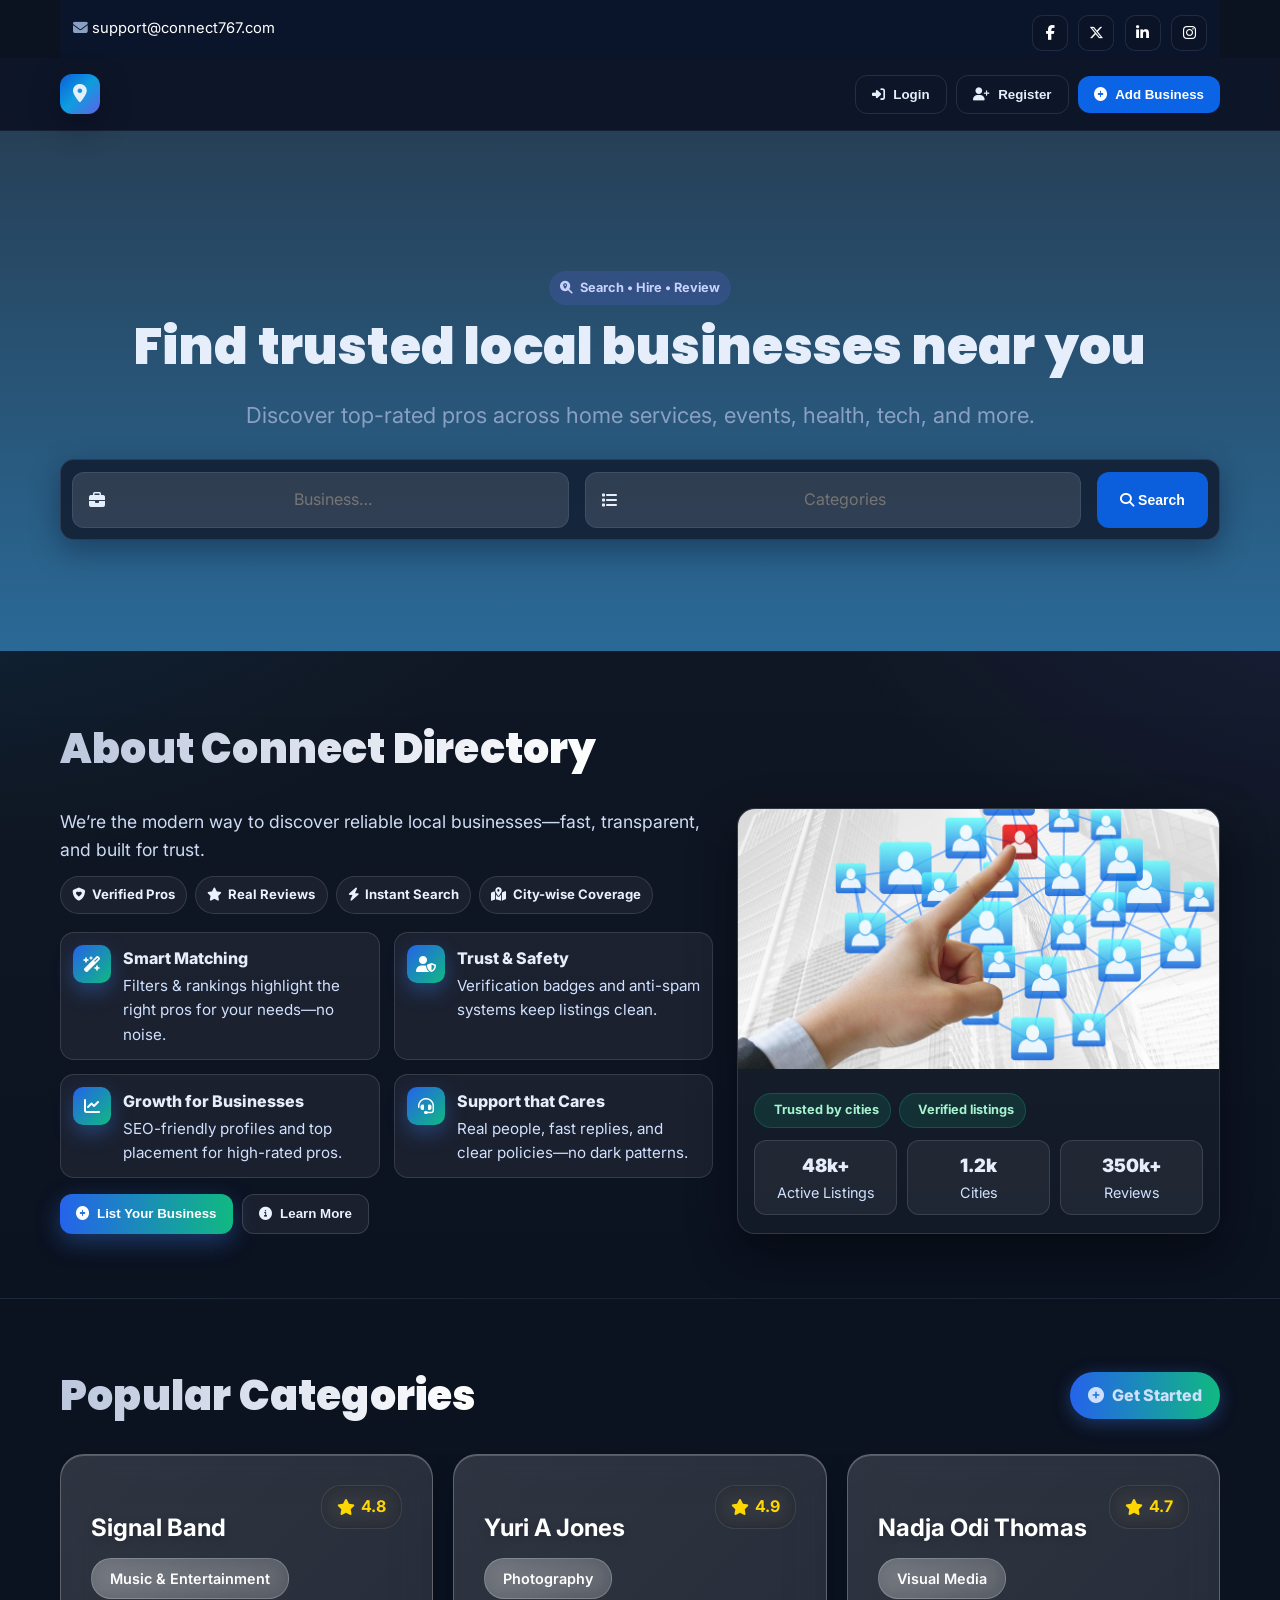
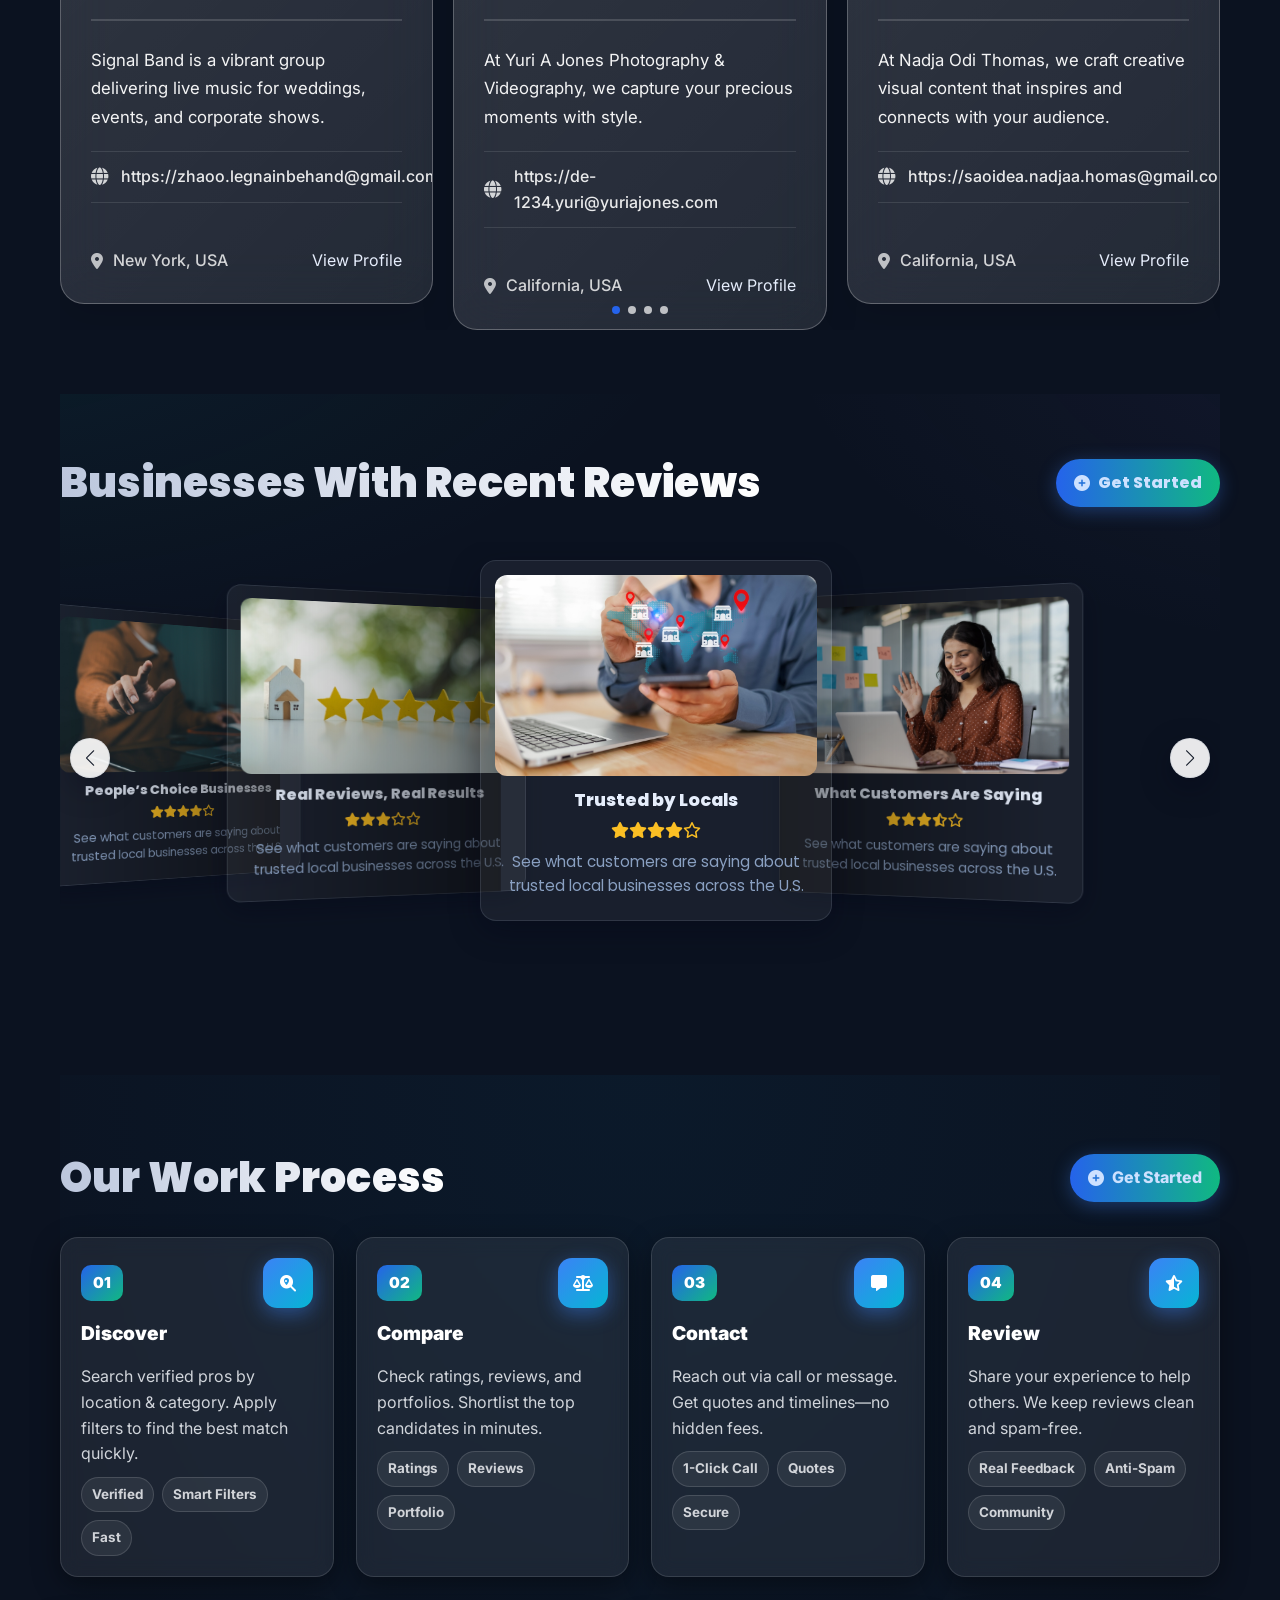
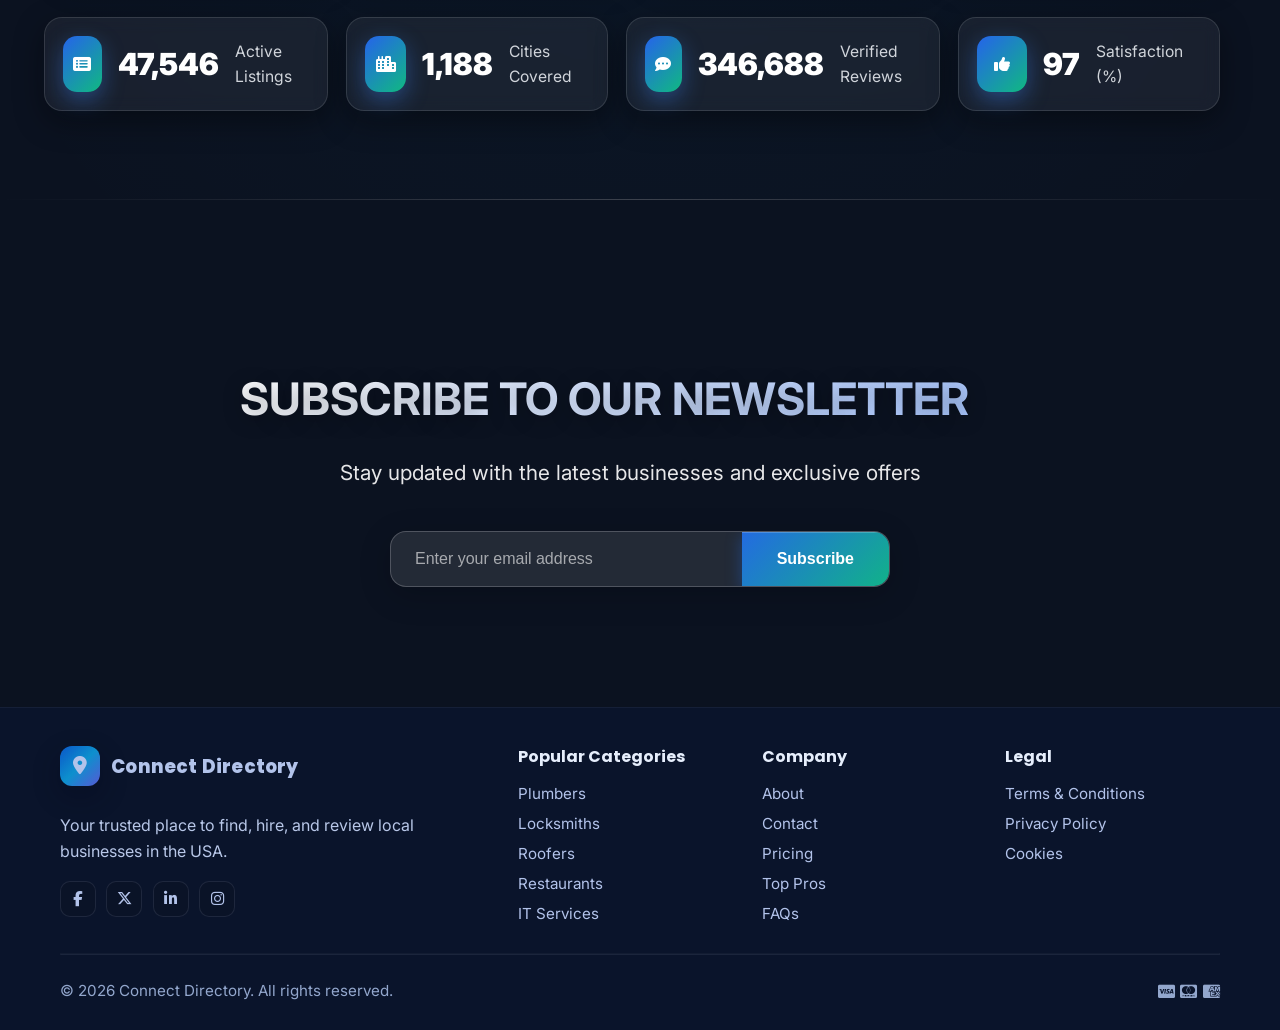
<file: index.html>
<!DOCTYPE html>
<html lang="en">

<head>
  <meta charset="UTF-8" />
  <meta name="viewport" content="width=device-width, initial-scale=1" />
  <title>Connect Directory</title>

  <!-- Fonts & Icons -->
  <link
    href="https://fonts.googleapis.com/css2?family=Poppins:wght@300;400;600;700;800&family=Inter:wght@400;600;800;900&display=swap"
    rel="stylesheet">
  <link rel="stylesheet" href="https://cdnjs.cloudflare.com/ajax/libs/font-awesome/6.5.0/css/all.min.css">
  <link rel="stylesheet" href="https://cdn.jsdelivr.net/npm/swiper@11/swiper-bundle.min.css" />
  <link rel="stylesheet" href="assets/style.css">

</head>

<body>
  <!-- Topbar -->
  <div class="topbar container">
    <div>
      <i class="fa-solid fa-envelope"></i>
      <a href="#">support@connect767.com</a>
    </div>
    <div class="social">
      <a href="#" aria-label="facebook"><i class="fa-brands fa-facebook-f"></i></a>
      <a href="#" aria-label="x"><i class="fa-brands fa-x-twitter"></i></a>
      <a href="#" aria-label="linkedin"><i class="fa-brands fa-linkedin-in"></i></a>
      <a href="#" aria-label="instagram"><i class="fa-brands fa-instagram"></i></a>
    </div>
  </div>

  <!-- Navbar -->
  <div class="nav">
    <div class="container nav-wrap">
      <a class="brand" href="#"><span class="logo"><i class="fa-solid fa-location-dot"></i></span><span></span></a>
      <div class="nav-actions">
        <button class="btn ghost hide-sm"><i class="fa-solid fa-right-to-bracket"></i> Login</button>
        <button class="btn ghost hide-sm"><i class="fa-solid fa-user-plus"></i> Register</button>
        <button class="btn primary"><i class="fa-solid fa-circle-plus"></i> Add Business</button>
      </div>
    </div>
  </div>

  <!-- Hero -->
  <header class="hero">
    <div class="hero-img"></div>
    <div class="hero-overlay"></div>
    <div class="container hero-inner">
      <span class="badge"><i class="fa-solid fa-magnifying-glass-location"></i> Search • Hire • Review</span>
      <h1>Find trusted local businesses near you</h1>
      <p class="sub">Discover top-rated pros across home services, events, health, tech, and more.</p>

      <form class="search-wrap" onsubmit="event.preventDefault(); alert('Demo search submitted!');">
        <label class="field" aria-label="business or service">
          <i class="fa-solid fa-briefcase"></i>
          <input type="text" placeholder="Business…" />
        </label>
        
        <label class="field" aria-label="Category">
          <i class="fa-solid fa-list"></i>
          <input type="text" placeholder="Categories" />
        </label>
        <button class="search-btn" type="submit"><i class="fa-solid fa-magnifying-glass"></i> Search</button>
      </form>
    </div>
  </header>

  <!-- About (NEW premium section) -->
  <section class="about">
    <div class="container">
      <div class="section-head">
        <h2>About Connect Directory</h2>
      </div>

      <div class="about-wrap">
        <div class="about-left">
          <p class="lead">We’re the modern way to discover reliable local businesses—fast, transparent, and built for
            trust.</p>

          <div class="pill-row">
            <span class="pill"><i class="fa-solid fa-shield-heart"></i> Verified Pros</span>
            <span class="pill"><i class="fa-solid fa-star"></i> Real Reviews</span>
            <span class="pill"><i class="fa-solid fa-bolt"></i> Instant Search</span>
            <span class="pill"><i class="fa-solid fa-map-location-dot"></i> City-wise Coverage</span>
          </div>

          <div class="about-features">
            <div class="feat">
              <div class="ico"><i class="fa-solid fa-wand-magic-sparkles"></i></div>
              <div>
                <h4>Smart Matching</h4>
                <p>Filters & rankings highlight the right pros for your needs—no noise.</p>
              </div>
            </div>
            <div class="feat">
              <div class="ico"><i class="fa-solid fa-user-shield"></i></div>
              <div>
                <h4>Trust & Safety</h4>
                <p>Verification badges and anti-spam systems keep listings clean.</p>
              </div>
            </div>
            <div class="feat">
              <div class="ico"><i class="fa-solid fa-chart-line"></i></div>
              <div>
                <h4>Growth for Businesses</h4>
                <p>SEO-friendly profiles and top placement for high-rated pros.</p>
              </div>
            </div>
            <div class="feat">
              <div class="ico"><i class="fa-solid fa-headset"></i></div>
              <div>
                <h4>Support that Cares</h4>
                <p>Real people, fast replies, and clear policies—no dark patterns.</p>
              </div>
            </div>
          </div>

          <div class="about-cta">
            <button class="btn accent"><i class="fa-solid fa-circle-plus"></i> List Your Business</button>
            <button class="btn soft"><i class="fa-solid fa-circle-info"></i> Learn More</button>
          </div>
        </div>

        <aside class="about-right">
          <div class="about-media">
            <img src="assets/images/1780e6c8ae.jpg" alt="About Connect Directory">
          </div>
          <div class="about-body">
            <div class="trust">
              <span class="badge"><i class="fa-solid fa-shield-check"></i> Trusted by cities</span>
              <span class="badge"><i class="fa-solid fa-badge-check"></i> Verified listings</span>
            </div>
            <div class="mini-stats">
              <div class="mini">
                <div class="n">48k+</div>
                <div class="l">Active Listings</div>
              </div>
              <div class="mini">
                <div class="n">1.2k</div>
                <div class="l">Cities</div>
              </div>
              <div class="mini">
                <div class="n">350k+</div>
                <div class="l">Reviews</div>
              </div>
            </div>
          </div>
        </aside>
      </div>
    </div>
  </section>

  <!-- Popular Categories -->
<!-- Popular Categories -->
<section class="container">
  <div class="section-head">
    <h2>Popular Categories</h2>
    <a class="proc-cta" href="#"><i class="fa-solid fa-circle-plus"></i> Get Started</a>
  </div>

  <!-- Swiper Container -->
  <div class="swiper myBizSwiper">
    <div class="swiper-wrapper">

      <!-- Slide 1 -->
      <div class="swiper-slide">
        <div class="business-card">
          <div class="business-header">
            <div class="business-info">
              <h3 class="business-name">Signal Band</h3>
              <span class="business-category">Music & Entertainment</span>
            </div>
            <div class="business-rating">
              <i class="fas fa-star"></i><span>4.8</span>
            </div>
          </div>

          <div class="business-body">
            <p class="business-description">
              Signal Band is a vibrant group delivering live music for weddings,
              events, and corporate shows.
          
            </p>
            <div class="business-contact">
              <i class="fas fa-globe"></i>
              <span>https://zhaoo.legnainbehand@gmail.com</span>
            </div>
          </div>

          <div class="business-footer">
            <div class="business-location">
              <i class="fas fa-map-marker-alt"></i> New York, USA
            </div>
            <a href="#" class="view-profile">View Profile</a>
          </div>
        </div>
      </div>

      <!-- Slide 2 -->
      <div class="swiper-slide">
        <div class="business-card">
          <div class="business-header">
            <div class="business-info">
              <h3 class="business-name">Yuri A Jones</h3>
              <span class="business-category">Photography</span>
            </div>
            <div class="business-rating">
              <i class="fas fa-star"></i><span>4.9</span>
            </div>
          </div>

          <div class="business-body">
            <p class="business-description">
              At Yuri A Jones Photography & Videography, we capture your precious
              moments with style.
            </p>

            <div class="business-contact">
              <i class="fas fa-globe"></i>
              <span>https://de-1234.yuri@yuriajones.com</span>
            </div>
          </div>

          <div class="business-footer">
            <div class="business-location">
              <i class="fas fa-map-marker-alt"></i> California, USA
            </div>
            <a href="#" class="view-profile">View Profile</a>
          </div>
        </div>
      </div>

      <!-- Slide 3 -->
      <div class="swiper-slide">
        <div class="business-card">
          <div class="business-header">
            <div class="business-info">
              <h3 class="business-name">Nadja Odi Thomas</h3>
              <span class="business-category">Visual Media</span>
            </div>
            <div class="business-rating">
              <i class="fas fa-star"></i><span>4.7</span>
            </div>
          </div>

          <div class="business-body">
            <p class="business-description">
              At Nadja Odi Thomas, we craft creative visual content that inspires
              and connects with your audience.
            </p>

            <div class="business-contact">
              <i class="fas fa-globe"></i>
              <span>https://saoidea.nadjaa.homas@gmail.com</span>
            </div>
          </div>

          <div class="business-footer">
            <div class="business-location">
              <i class="fas fa-map-marker-alt"></i> California, USA
            </div>
            <a href="#" class="view-profile">View Profile</a>
          </div>
        </div>
      </div>

        <div class="swiper-slide">
        <div class="business-card">
          <div class="business-header">
            <div class="business-info">
              <h3 class="business-name">Nadja Odi Thomas</h3>
              <span class="business-category">Visual Media</span>
            </div>
            <div class="business-rating">
              <i class="fas fa-star"></i><span>4.7</span>
            </div>
          </div>

          <div class="business-body">
            <p class="business-description">
              At Nadja Odi Thomas, we craft creative visual content that inspires
              and connects with your audience.
            </p>

            <div class="business-contact">
              <i class="fas fa-globe"></i>
              <span>https://saoidea.nadjaa.homas@gmail.com</span>
            </div>
          </div>

          <div class="business-footer">
            <div class="business-location">
              <i class="fas fa-map-marker-alt"></i> California, USA
            </div>
            <a href="#" class="view-profile">View Profile</a>
          </div>
        </div>
      </div>

    </div>

    <!-- Custom Arrows (FOR THIS SLIDER ONLY) -->
    <div class="biz-prev"></div>
    <div class="biz-next"></div>

    <!-- Pagination -->
    <div class="swiper-pagination"></div>

  </div>
</section>





  <!-- Reviews Carousel -->
  <section class="biz-section container">
    <div class="section-head">
      <h2>Businesses With Recent Reviews</h2>
      <a class="proc-cta" href="#"><i class="fa-solid fa-circle-plus"></i> Get Started</a>
    </div>
    <div class="swiper bizSwiper">
      <div class="swiper-wrapper">
        <div class="swiper-slide biz-card">
          <div class="biz-inner">
            <div class="biz-logo"><img src="assets/images/0f93cb26ed.jpg" alt="Capital Glass" /></div>
            <h3>Trusted by Locals</h3>
            <div class="stars"><i class="fa-solid fa-star"></i><i class="fa-solid fa-star"></i><i
                class="fa-solid fa-star"></i><i class="fa-solid fa-star"></i><i class="fa-regular fa-star"></i></div>
            <p class="meta">See what customers are saying about trusted local businesses across the U.S.</span></p>
          </div>
        </div>
        <div class="swiper-slide biz-card">
          <div class="biz-inner">
            <div class="biz-logo"><img src="assets/images/08b82a9dd6.jpg" alt="Ameridial Inc" /></div>
            <h3>What Customers Are Saying</h3>
            <div class="stars"><i class="fa-solid fa-star"></i><i class="fa-solid fa-star"></i><i
                class="fa-solid fa-star"></i><i class="fa-solid fa-star-half-stroke"></i><i
                class="fa-regular fa-star"></i></div>
            <p class="meta">See what customers are saying about trusted local businesses across the U.S.</p>
          </div>
        </div>
        <div class="swiper-slide biz-card">
          <div class="biz-inner">
            <div class="biz-logo"><img src="assets/images/081edbaaf3.jpg" alt="Roof Masters" /></div>
            <h3>People’s Choice Businesses</h3>
            <div class="stars"><i class="fa-solid fa-star"></i><i class="fa-solid fa-star"></i><i
                class="fa-solid fa-star"></i><i class="fa-solid fa-star"></i><i class="fa-regular fa-star"></i></div>
            <p class="meta">See what customers are saying about trusted local businesses across the U.S.</p>
          </div>
        </div>
        <div class="swiper-slide biz-card">
          <div class="biz-inner">
            <div class="biz-logo"><img src="assets/images/3dfdfeb7ec.jpg" alt="SWFL Carpenters" /></div>
            <h3>Real Reviews, Real Results</h3>
            <div class="stars"><i class="fa-solid fa-star"></i><i class="fa-solid fa-star"></i><i
                class="fa-solid fa-star"></i><i class="fa-regular fa-star"></i><i class="fa-regular fa-star"></i></div>
            <p class="meta">See what customers are saying about trusted local businesses across the U.S.</p>
          </div>
        </div>
      </div>
      <div class="swiper-button-prev"></div>
      <div class="swiper-button-next"></div>
    </div>
  </section>

  <!-- Work Process + Counters -->
  <section class="container process v2">
    <div class="section-head">
      <h2>Our Work Process</h2>
      <a class="proc-cta" href="#"><i class="fa-solid fa-circle-plus"></i> Get Started</a>
    </div>

    <div class="proc-grid">
      <article class="proc-card" data-step="1">
        <div class="proc-top"><span class="step-badge">01</span>
          <div class="ico-wrap"><i class="fa-solid fa-magnifying-glass-location"></i></div>
        </div>
        <h3>Discover</h3>
        <p class="p-text">Search verified pros by location & category. Apply filters to find the best match quickly.</p>
        <div class="tags"><span class="chip sm">Verified</span><span class="chip sm">Smart Filters</span><span
            class="chip sm">Fast</span></div>
      </article>
      <article class="proc-card" data-step="2">
        <div class="proc-top"><span class="step-badge">02</span>
          <div class="ico-wrap"><i class="fa-solid fa-scale-balanced"></i></div>
        </div>
        <h3>Compare</h3>
        <p class="p-text">Check ratings, reviews, and portfolios. Shortlist the top candidates in minutes.</p>
        <div class="tags"><span class="chip sm">Ratings</span><span class="chip sm">Reviews</span><span
            class="chip sm">Portfolio</span></div>
      </article>
      <article class="proc-card" data-step="3">
        <div class="proc-top"><span class="step-badge">03</span>
          <div class="ico-wrap"><i class="fa-solid fa-message"></i></div>
        </div>
        <h3>Contact</h3>
        <p class="p-text">Reach out via call or message. Get quotes and timelines—no hidden fees.</p>
        <div class="tags"><span class="chip sm">1-Click Call</span><span class="chip sm">Quotes</span><span
            class="chip sm">Secure</span></div>
      </article>
      <article class="proc-card" data-step="4">
        <div class="proc-top"><span class="step-badge">04</span>
          <div class="ico-wrap"><i class="fa-solid fa-star-half-stroke"></i></div>
        </div>
        <h3>Review</h3>
        <p class="p-text">Share your experience to help others. We keep reviews clean and spam-free.</p>
        <div class="tags"><span class="chip sm">Real Feedback</span><span class="chip sm">Anti-Spam</span><span
            class="chip sm">Community</span></div>
      </article>
    </div>

    <div class="proc-counters">
      <article class="count-card">
        <div class="count-ico"><i class="fa-solid fa-rectangle-list"></i></div>
        <div class="count-val" data-target="48000">0</div>
        <div class="count-label">Active Listings</div>
      </article>
      <article class="count-card">
        <div class="count-ico"><i class="fa-solid fa-city"></i></div>
        <div class="count-val" data-target="1200">0</div>
        <div class="count-label">Cities Covered</div>
      </article>
      <article class="count-card">
        <div class="count-ico"><i class="fa-solid fa-comment-dots"></i></div>
        <div class="count-val" data-target="350000">0</div>
        <div class="count-label">Verified Reviews</div>
      </article>
      <article class="count-card">
        <div class="count-ico"><i class="fa-solid fa-thumbs-up"></i></div>
        <div class="count-val" data-target="98">0</div>
        <div class="count-label">Satisfaction (%)</div>
      </article>
    </div>
  </section>

 <!-- Newsletter -->
    <section class="newsletter">
        <div class="container">
            <h3>SUBSCRIBE TO OUR NEWSLETTER</h3>
            <p>Stay updated with the latest businesses and exclusive offers</p>
            <form class="newsletter-form">
                <input type="email" placeholder="Enter your email address" required>
                <button type="submit">Subscribe</button>
            </form>
        </div>
    </section>

  <!-- Footer -->
  <footer>
    <div class="container" style="padding:36px 0 26px">
      <div class="footer-grid">
        <div>
          <a class="brand" href="#" style="margin-bottom:8px; display:inline-flex"><span class="logo"><i
                class="fa-solid fa-location-dot"></i></span><span>Connect Directory</span></a>
          <p style="color:#b8c7e8">Your trusted place to find, hire, and review local businesses in the USA.</p>
          <div class="social">
            <a href="#"><i class="fa-brands fa-facebook-f"></i></a>
            <a href="#"><i class="fa-brands fa-x-twitter"></i></a>
            <a href="#"><i class="fa-brands fa-linkedin-in"></i></a>
            <a href="#"><i class="fa-brands fa-instagram"></i></a>
          </div>
        </div>
        <div>
          <h4>Popular Categories</h4>
          <a href="#">Plumbers</a>
          <a href="#">Locksmiths</a>
          <a href="#">Roofers</a>
          <a href="#">Restaurants</a>
          <a href="#">IT Services</a>
        </div>
        <div>
          <h4>Company</h4>
          <a href="#">About</a>
          <a href="#">Contact</a>
          <a href="#">Pricing</a>
          <a href="#">Top Pros</a>
          <a href="#">FAQs</a>
        </div>
        <div>
          <h4>Legal</h4>
          <a href="#">Terms &amp; Conditions</a>
          <a href="#">Privacy Policy</a>
          <a href="#">Cookies</a>
        </div>
      </div>
      <hr style="border-color:rgba(148,163,184,.12); margin:24px 0">
      <div
        style="display:flex; gap:1rem; justify-content:space-between; align-items:center; color:#93a7cd; font-size:.95rem">
        <div>© <span id="y"></span> Connect Directory. All rights reserved.</div>
        <div style="display:flex; gap:.35rem; align-items:center">
          <i class="fa-brands fa-cc-visa"></i>
          <i class="fa-brands fa-cc-mastercard"></i>
          <i class="fa-brands fa-cc-amex"></i>
        </div>
      </div>
    </div>
  </footer>

  <!-- Scripts -->
  <script src="https://cdn.jsdelivr.net/npm/swiper@11/swiper-bundle.min.js"></script>
  <script src="https://cdn.jsdelivr.net/npm/swiper@11/swiper-bundle.min.js"></script>

  <script>
    // Footer year
    document.getElementById('y').textContent = new Date().getFullYear();

    // Reviews carousel
    const swiper = new Swiper(".bizSwiper", {
      effect: "coverflow",
      grabCursor: true,
      centeredSlides: true,
      slidesPerView: "auto",
      loop: true,
      coverflowEffect: { rotate: 20, stretch: 0, depth: 200, modifier: 1.1, slideShadows: true },
      autoplay: { delay: 2500, disableOnInteraction: false },
      navigation: { nextEl: ".swiper-button-next", prevEl: ".swiper-button-prev" }
    });

    // Reveal + counters (process section)
    (function () {
      const revealEls = [...document.querySelectorAll('.proc-card, .count-card')];
      const counters = document.querySelectorAll('.count-val');

      const easeOut = t => 1 - Math.pow(1 - t, 3);
      const runCount = el => {
        const target = parseInt(el.getAttribute('data-target'), 10);
        const dur = 1200; const start = performance.now();
        function tick(now) {
          const p = Math.min((now - start) / dur, 1);
          el.textContent = Math.floor(easeOut(p) * target).toLocaleString();
          if (p < 1) requestAnimationFrame(tick);
        }
        requestAnimationFrame(tick);
      };

      if (!('IntersectionObserver' in window)) {
        revealEls.forEach(el => el.classList.add('in'));
        counters.forEach(runCount);
        return;
      }

      const io = new IntersectionObserver(entries => {
        entries.forEach(ent => {
          if (ent.isIntersecting) {
            ent.target.classList.add('in');
            if (ent.target.classList.contains('count-card')) {
              const val = ent.target.querySelector('.count-val'); if (val) runCount(val);
            }
            io.unobserve(ent.target);
          }
        });
      }, { threshold: .25 });

      revealEls.forEach(el => io.observe(el));
    })();
  </script>
<script>
  var swiper2 = new Swiper(".myBizSwiper", {
    slidesPerView: 1,
    spaceBetween: 20,
    loop: true,

    pagination: {
      el: ".swiper-pagination",
      clickable: true
    },

    navigation: {
      nextEl: ".biz-next",   // CUSTOM ARROWS
      prevEl: ".biz-prev"
    },

    breakpoints: {
      640: { slidesPerView: 1 },
      768: { slidesPerView: 2 },
      1024: { slidesPerView: 3 }
    }
  });
</script>

  

</body>

</html>
</file>
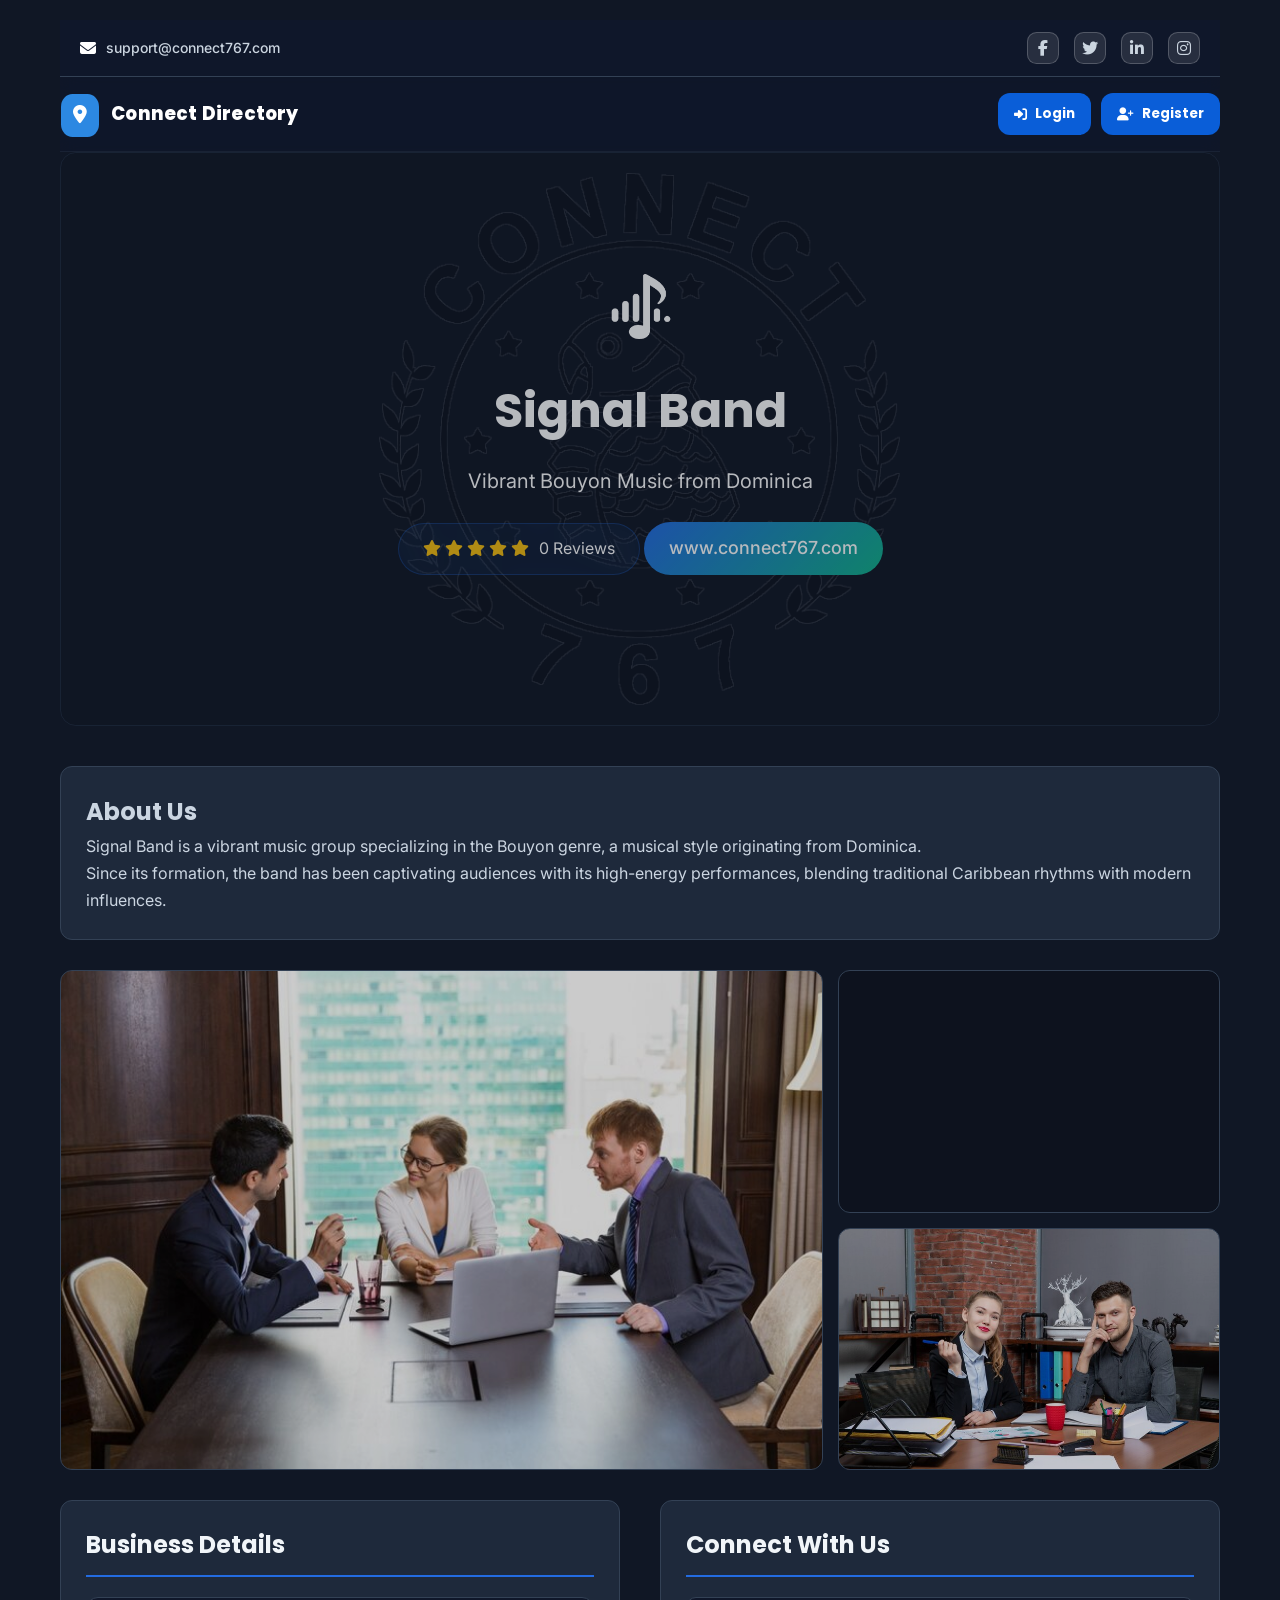
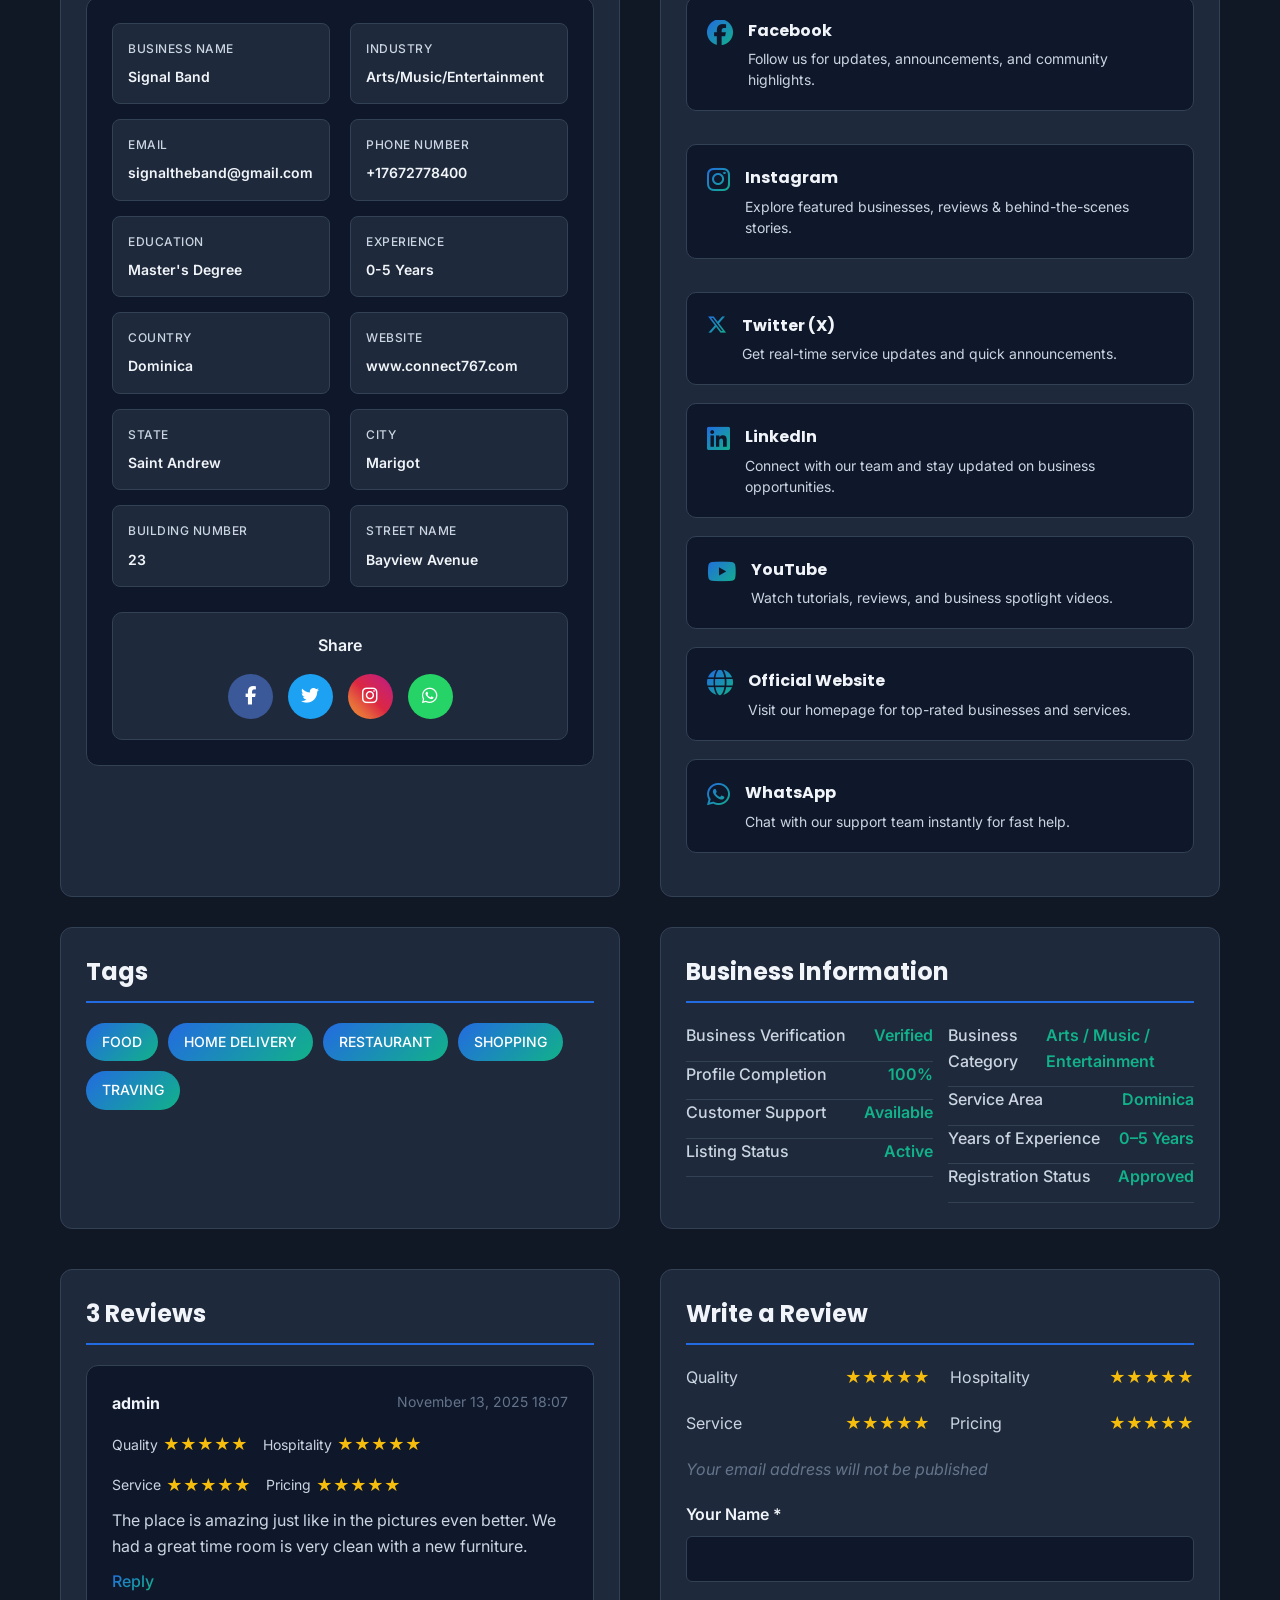
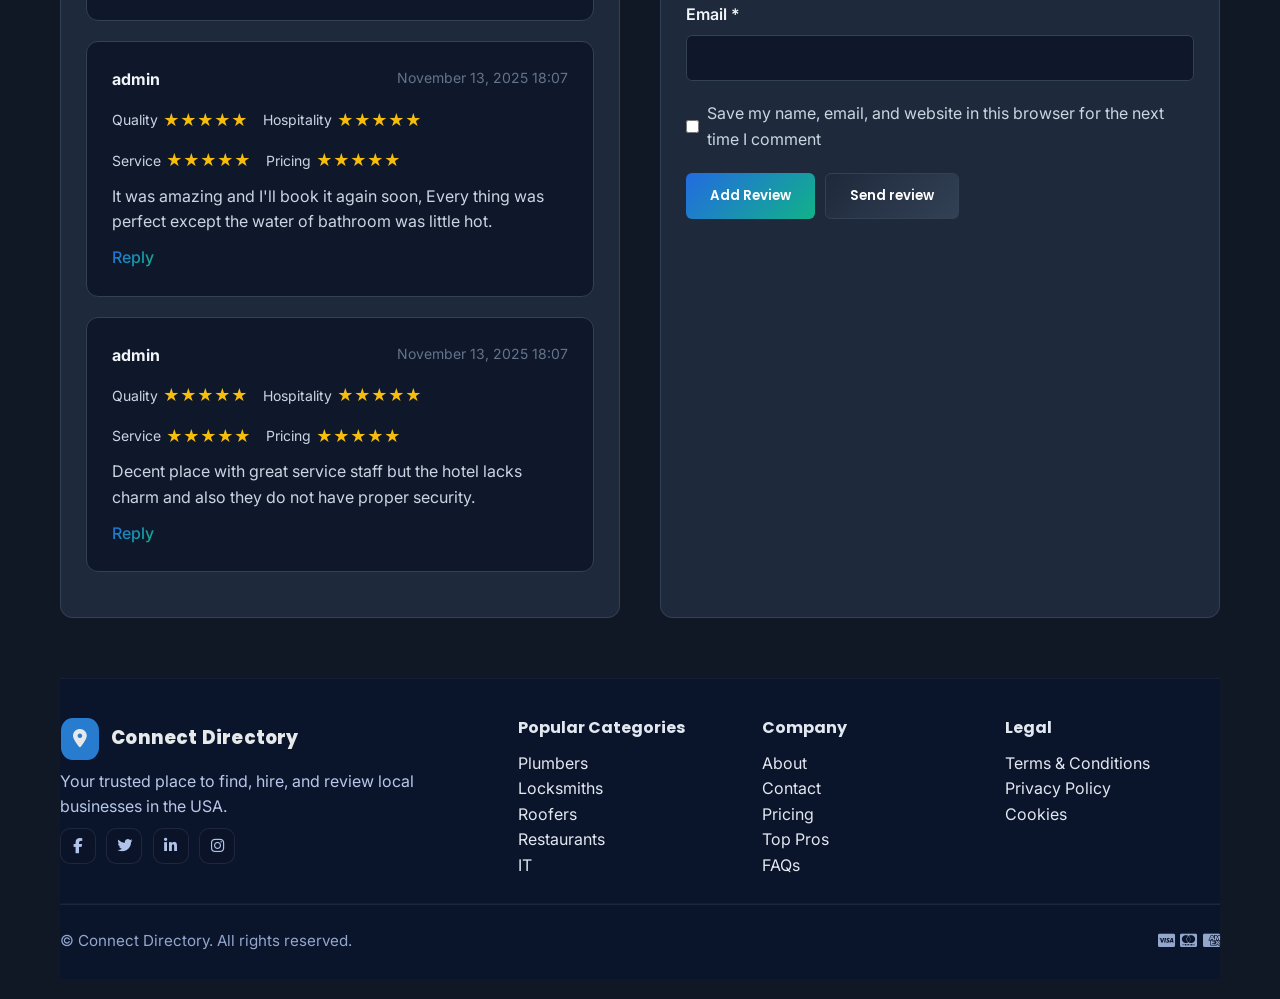
<file: signalbandviewprofile.html>
<!DOCTYPE html>
<html lang="en">

<head>
    <meta charset="UTF-8">
    <meta name="viewport" content="width=device-width, initial-scale=1.0">
    <link rel="stylesheet" type="text/css" href="signalbandviewprofile.css">
    <title>Connect Directory</title>
    <link rel="stylesheet" href="https://cdnjs.cloudflare.com/ajax/libs/font-awesome/6.4.0/css/all.min.css">
<link rel="stylesheet" href="https://cdnjs.cloudflare.com/ajax/libs/font-awesome/6.5.0/css/all.min.css">

</head>

<body>
    <div class="container">
        <!-- Topbar -->

        <nav class="navbar">
            <div class="nav-container">
                <div class="nav-left">
                    <div class="support-email">
                        <i class="fas fa-envelope"></i>
                        <span>support@connect767.com</span>
                    </div>
                </div>

                <div class="nav-right">

                    <div class="nav-icons">
                        <a href="#" class="nav-icon">
                            <i class="fab fa-facebook-f"></i>
                        </a>

                        <a href="#" class="nav-icon">
                            <i class="fab fa-twitter"></i>
                        </a>
                        <a href="#" class="nav-icon">
                            <i class="fab fa-linkedin-in"></i>
                        </a>
                        <a href="#" class="nav-icon">
                            <i class="fa-brands fa-instagram"></i>
                        </a>


                    </div>
                </div>
            </div>
        </nav>

        <!-- Navbar -->
        <div class="nav">
            <div class="container nav-wrap">
                <a class="brand" href="#" style="text-decoration: none;">
                    <span class="logo">
                        <i class="fa-solid fa-location-dot"
                            style="color: #ffffff; background-color: #2c88e2; padding: 12px; border-radius: 30%; text-decoration: none;"></i>
                    </span>
                    <span style="color: #ffffff;">Connect Directory</span>
                </a>
                <div class="nav-actions">
                    <button class="btn ghost hide-sm"><i class="fa-solid fa-right-to-bracket"></i> Login</button>
                    <button class="btn ghost hide-sm"><i class="fa-solid fa-user-plus"></i> Register</button>
                    
                </div>
            </div>
        </div>


        <!-- Hero Section with Background Image -->
       <section class="hero-section">
    <div class="container">
        <div class="hero-content">

            <!-- ⭐ ADD LOGO HERE ⭐ -->
            <img src="assets/images/your-logo.png" 
                 alt="Signal Band Logo" 
                 class="hero-logo">

            <h1 class="hero-title">Signal Band</h1>
            <p class="hero-subtitle">Vibrant Bouyon Music from Dominica</p>

            <div class="hero-rating">
                <div class="stars">
                    <i class="fas fa-star"></i>
                    <i class="fas fa-star"></i>
                    <i class="fas fa-star"></i>
                    <i class="fas fa-star"></i>
                    <i class="fas fa-star"></i>
                </div>
                <span>0 Reviews</span>
            </div>

            <div class="hero-website">www.connect767.com</div>
        </div>
    </div>
</section>


        <!-- Description -->
        <div class="description">

    <h2 class="inside-heading">About Us</h2>

    <p>Signal Band is a vibrant music group specializing in the Bouyon genre, a musical style originating from Dominica.</p>

    <p>Since its formation, the band has been captivating audiences with its high-energy performances, blending traditional Caribbean rhythms with modern influences.</p>

</div>



        <!-- Restaurant Gallery -->
        <div class="restaurant-gallery">
            <div class="gallery-main"></div>
            <div class="gallery-side">
                <div class="gallery-item"></div>
                <div class="gallery-item">+</div>
            </div>
        </div>



        <!-- Amenities & Opening Hours -->
        <!-- Replace the current amenities-hours section with this code -->

        <div class="amenities-hours">
            <!-- Replace the first box (amenities) with this code -->
            <div class="amenities">
                <h2>Business Details</h2>

                <div class="business-info">
                    <!-- Business Description -->
                    

                    <!-- Business Details in 2 Columns -->
                    <div class="details-grid-two">
                        <div class="detail-column">
                            <div class="detail-box">
                                <div class="detail-label">Business Name</div>
                                <div class="detail-value">Signal Band</div>
                            </div>
                            <div class="detail-box">
                                <div class="detail-label">Email</div>
                                <div class="detail-value">signaltheband@gmail.com</div>
                            </div>
                            <div class="detail-box">
                                <div class="detail-label">Education</div>
                                <div class="detail-value">Master's Degree</div>
                            </div>
                            <div class="detail-box">
                                <div class="detail-label">Country</div>
                                <div class="detail-value">Dominica</div>
                            </div>
                            <div class="detail-box">
                                <div class="detail-label">State</div>
                                <div class="detail-value">Saint Andrew</div>
                            </div>
                            <div class="detail-box">
                                <div class="detail-label">Building Number</div>
                                <div class="detail-value">23</div>
                            </div>
                        </div>

                        <div class="detail-column">
                            <div class="detail-box">
                                <div class="detail-label">Industry</div>
                                <div class="detail-value">Arts/Music/Entertainment</div>
                            </div>
                            <div class="detail-box">
                                <div class="detail-label">Phone Number</div>
                                <div class="detail-value">+17672778400</div>
                            </div>
                            <div class="detail-box">
                                <div class="detail-label">Experience</div>
                                <div class="detail-value">0-5 Years</div>
                            </div>
                            <div class="detail-box">
                                <div class="detail-label">Website</div>
                                <div class="detail-value">www.connect767.com</div>
                            </div>
                            <div class="detail-box">
                                <div class="detail-label">City</div>
                                <div class="detail-value">Marigot</div>
                            </div>
                            <div class="detail-box">
                                <div class="detail-label">Street Name</div>
                                <div class="detail-value">Bayview Avenue</div>
                            </div>
                        </div>
                    </div>

                    <!-- Share Section -->
                    <div class="share-section">
                        <div class="share-label">Share</div>
                        <div class="share-buttons">
                            <button class="share-btn facebook">
                                <i class="fab fa-facebook-f"></i>
                            </button>
                            <button class="share-btn twitter">
                                <i class="fab fa-twitter"></i>
                            </button>
                            <button class="share-btn instagram">
                                <i class="fab fa-instagram"></i>
                            </button>
                            <button class="share-btn whatsapp">
                                <i class="fab fa-whatsapp"></i>
                            </button>
                        </div>
                    </div>
                </div>
            </div>

          <div class="opening-hours">
    <h2>Connect With Us</h2>

    <div class="features-list-single">

        <div class="feature-item">
            <i class="fab fa-facebook" style="font-size:26px;"></i>
            <div>
                <h3>Facebook</h3>
                <p>Follow us for updates, announcements, and community highlights.</p>
            </div>
        </div>

        <div class="feature-item">
            <i class="fab fa-instagram" style="font-size:26px;"></i>
            <div>
                <h3>Instagram</h3>
                <p>Explore featured businesses, reviews & behind-the-scenes stories.</p>
            </div>
        </div>

        <div class="feature-item">
    <i class="fa-brands fa-x-twitter"></i>
    <div>
        <h3>Twitter (X)</h3>
        <p>Get real-time service updates and quick announcements.</p>
    </div>
</div>
</div>



        <div class="feature-item">
            <i class="fab fa-linkedin" style="font-size:26px;"></i>
            <div>
                <h3>LinkedIn</h3>
                <p>Connect with our team and stay updated on business opportunities.</p>
            </div>
        </div>

        <div class="feature-item">
            <i class="fab fa-youtube" style="font-size:26px;"></i>
            <div>
                <h3>YouTube</h3>
                <p>Watch tutorials, reviews, and business spotlight videos.</p>
            </div>
        </div>

        

        <div class="feature-item">
            <i class="fas fa-globe" style="font-size:26px;"></i>
            <div>
                <h3>Official Website</h3>
                <p>Visit our homepage for top-rated businesses and services.</p>
            </div>
        </div>

        <!-- Additional boxes -->

        <div class="feature-item">
            <i class="fab fa-whatsapp" style="font-size:26px;"></i>
            <div>
                <h3>WhatsApp</h3>
                <p>Chat with our support team instantly for fast help.</p>
            </div>
        </div>

        

    </div>
</div>

        <!-- Video Section -->
        <!-- Video Section -->

        <!-- Tags & Additional Info -->
        <div class="tags-additional">
            <div class="tags-section">
                <h2>Tags</h2>
                <div class="tags">
                    <span class="tag">FOOD</span>
                    <span class="tag">HOME DELIVERY</span>
                    <span class="tag">RESTAURANT</span>
                    <span class="tag">SHOPPING</span>
                    <span class="tag">TRAVING</span>
                </div>
            </div>
          <div class="additional-info-section">
    <h2>Business Information</h2>

    <div class="additional-info">

        <!-- COLUMN 1 -->
        <div class="info-column">
            <div class="info-item">
                <span>Business Verification</span>
                <span>Verified</span>
            </div>

            <div class="info-item">
                <span>Profile Completion</span>
                <span>100%</span>
            </div>

            <div class="info-item">
                <span>Customer Support</span>
                <span>Available</span>
            </div>

            <div class="info-item">
                <span>Listing Status</span>
                <span>Active</span>
            </div>
        </div>

        <!-- COLUMN 2 -->
        <div class="info-column">
            <div class="info-item">
                <span>Business Category</span>
                <span>Arts / Music / Entertainment</span>
            </div>

            <div class="info-item">
                <span>Service Area</span>
                <span>Dominica</span>
            </div>

            <div class="info-item">
                <span>Years of Experience</span>
                <span>0–5 Years</span>
            </div>

            <div class="info-item">
                <span>Registration Status</span>
                <span>Approved</span>
            </div>
        </div>

    </div>
</div>



        <!-- Reviews Section -->
        <div class="reviews-section">
            <h2>3 Reviews</h2>

            <!-- Review 1 -->
            <div class="review">
                <div class="review-header">
                    <span class="review-author">admin</span>
                    <span class="review-date">November 13, 2025 18:07</span>
                </div>
                <div class="review-ratings">
                    <div class="rating-category">
                        <span>Quality</span>
                        <span class="stars">★★★★★</span>
                    </div>
                    <div class="rating-category">
                        <span>Hospitality</span>
                        <span class="stars">★★★★★</span>
                    </div>
                    <div class="rating-category">
                        <span>Service</span>
                        <span class="stars">★★★★★</span>
                    </div>
                    <div class="rating-category">
                        <span>Pricing</span>
                        <span class="stars">★★★★★</span>
                    </div>
                </div>
                <p class="review-content">The place is amazing just like in the pictures even better. We had a great
                    time room is very clean with a new furniture.</p>
                <span class="review-reply">Reply</span>
            </div>

            <!-- Review 2 -->
            <div class="review">
                <div class="review-header">
                    <span class="review-author">admin</span>
                    <span class="review-date">November 13, 2025 18:07</span>
                </div>
                <div class="review-ratings">
                    <div class="rating-category">
                        <span>Quality</span>
                        <span class="stars">★★★★★</span>
                    </div>
                    <div class="rating-category">
                        <span>Hospitality</span>
                        <span class="stars">★★★★★</span>
                    </div>
                    <div class="rating-category">
                        <span>Service</span>
                        <span class="stars">★★★★★</span>
                    </div>
                    <div class="rating-category">
                        <span>Pricing</span>
                        <span class="stars">★★★★★</span>
                    </div>
                </div>
                <p class="review-content">It was amazing and I'll book it again soon, Every thing was perfect except the
                    water of bathroom was little hot.</p>
                <span class="review-reply">Reply</span>
            </div>

            <!-- Review 3 -->
            <div class="review">
                <div class="review-header">
                    <span class="review-author">admin</span>
                    <span class="review-date">November 13, 2025 18:07</span>
                </div>
                <div class="review-ratings">
                    <div class="rating-category">
                        <span>Quality</span>
                        <span class="stars">★★★★★</span>
                    </div>
                    <div class="rating-category">
                        <span>Hospitality</span>
                        <span class="stars">★★★★★</span>
                    </div>
                    <div class="rating-category">
                        <span>Service</span>
                        <span class="stars">★★★★★</span>
                    </div>
                    <div class="rating-category">
                        <span>Pricing</span>
                        <span class="stars">★★★★★</span>
                    </div>
                </div>
                <p class="review-content">Decent place with great service staff but the hotel lacks charm and also they
                    do not have proper security.</p>
                <span class="review-reply">Reply</span>
            </div>
        </div>

        <!-- Write Review Form -->
        <div class="write-review">
            <h2 class="review-form-title">Write a Review</h2>
            <div class="rating-categories">
                <div class="rating-category-form">
                    <span>Quality</span>
                    <span class="stars">★★★★★</span>
                </div>
                <div class="rating-category-form">
                    <span>Hospitality</span>
                    <span class="stars">★★★★★</span>
                </div>
                <div class="rating-category-form">
                    <span>Service</span>
                    <span class="stars">★★★★★</span>
                </div>
                <div class="rating-category-form">
                    <span>Pricing</span>
                    <span class="stars">★★★★★</span>
                </div>
            </div>
            <p>Your email address will not be published</p>
            <div class="form-group">
                <label for="name">Your Name *</label>
                <input type="text" id="name">
            </div>
            <div class="form-group">
                <label for="email">Email *</label>
                <input type="email" id="email">
            </div>
            <div class="save-info">
                <input type="checkbox" id="save-info">
                <label for="save-info">Save my name, email, and website in this browser for the next time I
                    comment</label>
            </div>
            <div class="submit-buttons">
                <button class="add-review-btn">Add Review</button>
                <button class="send-review-btn">Send review</button>
            </div>
        </div>
    </div>

    <!-- Footer -->
    <footer>
        <div class="container" style="padding:36px 0 26px">
            <div class="footer-grid">
                <div>
                    <a class="brand" href="#" style="margin-bottom:8px; display:inline-flex; text-decoration: none;">
                        <span class="logo">
                            <i class="fa-solid fa-location-dot"
                                style="color: #ffffff; background-color: #2c88e2; padding: 12px; border-radius: 30%; text-decoration: none;"></i>
                        </span>
                        <span style="color: #ffffff; text-decoration: none;">Connect Directory</span>
                    </a>

                    </a>
                    <p style="color:#b8c7e8">Your trusted place to find, hire, and review local businesses in the USA.
                    </p>
                    <div class="social">
                        <a href="#" style="text-decoration: none;"><i class="fa-brands fa-facebook-f"></i></a>
                        <a href="#" style="text-decoration: none;"><i class="fa-brands fa-twitter"></i></a>
                        <a href="#" style="text-decoration: none;"><i class="fa-brands fa-linkedin-in"></i></a>
                        <a href="#" style="text-decoration: none;"><i class="fa-brands fa-instagram"></i></a>
                    </div>
                </div>

                <div>
                    <h4>Popular Categories</h4>
                    <p>Plumbers</p>
                    <p>Locksmiths</p>
                    <p>Roofers</p>
                    <p>Restaurants</p>
                    <p>IT</p>

                </div>
                <div>
                    <h4>Company</h4>
                    <p>About</p>
                    <p>Contact</p>
                    <p>Pricing</p>
                    <p>Top Pros</p>
                    <p>FAQs</p>
                </div>
                <div>
                    <h4>Legal</h4>
                    <p>Terms &amp; Conditions</p>
                    <p>Privacy Policy</p>
                    <p>Cookies</p>

                </div>
            </div>
            <hr style="border-color:rgba(148,163,184,.12); margin:24px 0">
            <div
                style="display:flex; gap:1rem; justify-content:space-between; align-items:center; color:#93a7cd; font-size:.95rem">
                <div>© <span id="y"></span>Connect Directory. All rights reserved.</div>
                <div style="display:flex; gap:.35rem; align-items:center">
                    <i class="fa-brands fa-cc-visa"></i>
                    <i class="fa-brands fa-cc-mastercard"></i>
                    <i class="fa-brands fa-cc-amex"></i>
                </div>
            </div>
        </div>
    </footer>
</body>

</html>
</file>
<file: assets/style.css>
:root{
      --primary:#0b63e5;
      --primary-600:#084bb2;
      --accent:#0b63e5;
      --accent-2:#60a5fa;
      --bg:#0b1220;
      --surface:#0f172a;
      --muted:#8aa0c2;
      --text:#e6eefc;
      --success:#10b981;
      --danger:#ef4444;
      --radius:16px;
      --shadow:0 10px 30px rgba(2,6,23,.35);
      --gradient:linear-gradient(135deg,#0b63e5f2 0%,rgba(14,165,233,.95) 50%,rgba(99,102,241,.95) 100%);
      --card:rgba(255,255,255,.06);
      --border:rgba(148,163,184,.18);
    }

    *{box-sizing:border-box}
    html,body{height:100%}
    body{
      margin:0; background:var(--bg); color:var(--text);
      font-family:"Inter",system-ui,-apple-system,Segoe UI,Roboto,Arial,sans-serif;
      line-height:1.6; overflow-x:hidden;
    }
    a{color:inherit; text-decoration:none}
    img{max-width:100%; display:block}
    .container{width:min(1160px,92%); margin-inline:auto}
    .badge{display:inline-flex; align-items:center; gap:.45rem; padding:.4rem .7rem; border-radius:999px; background:rgba(99,102,241,.18); color:#c7d2fe; font-size:.8rem; font-weight:700}

    /* Topbar / Nav */
    .topbar{display:flex; gap:1rem; justify-content:space-between; align-items:center; padding:.45rem .8rem; background:#0a142b; color:var(--muted); font-size:.92rem}
    .topbar a{color:#fff}
    .nav{position:sticky; top:0; z-index:50; backdrop-filter:saturate(1.3) blur(8px); background:rgba(15,23,42,.8); border-bottom:1px solid rgba(148,163,184,.08)}
    .nav-wrap{display:flex; align-items:center; justify-content:space-between; gap:1rem; padding:1rem 0}
    .brand{display:flex; align-items:center; gap:.7rem; font-weight:900; letter-spacing:.2px}
    .brand .logo{width:40px; height:40px; display:grid; place-items:center; border-radius:12px; background:var(--gradient); box-shadow:var(--shadow)}
    .brand span{font-family:"Poppins"; font-weight:800; font-size:1.15rem}
    .nav-actions{display:flex; align-items:center; gap:.6rem}
    .btn{border:0; cursor:pointer; padding:.7rem 1rem; border-radius:12px; font-weight:700; transition:.25s ease; display:inline-flex; align-items:center; gap:.5rem}
    .btn.primary{background:var(--primary); color:white}
    .btn.primary:hover{background:var(--primary-600); transform:translateY(-1px)}
    .btn.ghost{background:transparent; color:var(--text); border:1px solid rgba(148,163,184,.18)}
    .btn.ghost:hover{border-color:rgba(148,163,184,.38)}

    /* Hero */
    /* Hero Section */
.hero {
  position: relative;
  isolation: isolate;
  min-height: 520px; /* Increased hero height */
}

/* Background Image */
.hero-img {
  position: absolute;
  inset: 0;
  z-index: -2;
  background: linear-gradient(rgba(44, 62, 80, 0.8), rgba(52, 152, 219, 0.8)), url('https://images.unsplash.com/photo-1497366754035-f200968a6e72?ixlib=rb-4.0.3&ixid=M3wxMjA3fDB8MHxwaG90by1wYWdlfHx8fGVufDB8fHx8fA%3D%3D&auto=format&fit=crop&w=2069&q=80')
    center/cover no-repeat;
  background-attachment: fixed; /* Fixed image effect */
}

/* Overlay */
.hero-overlay {
  position: absolute;
  inset: 0;
  z-index: -1;
 
}

/* Inner Content */
.hero-inner {
  padding: 140px 0 100px; /* Increased top/bottom space */
  text-align: center;
}

/* Heading */
.hero h1 {
  font-family: "Poppins";
  margin: 14px 0 8px;
  font-size: clamp(40px, 5.2vw, 50px);
  line-height: 1.15;
  font-weight: 900;
  letter-spacing: .2px;
}

/* Subtext */
.sub {
  color: var(--muted);
  font-size: clamp(22px, 1vw, 18px);
}


    /* Search Bar */
    .search-wrap{display:grid; grid-template-columns:1.1fr .9fr 1fr auto; gap:.6rem; background:rgba(15,23,42,.8); padding:.7rem; border-radius:14px; border:1px solid var(--border); box-shadow:var(--shadow); margin-top:26px}
    .field{display:flex; align-items:center; gap:.55rem; background:#ffffff1f; border:1px solid rgba(148,163,184,.16); padding:.9rem 1rem; border-radius:12px}
    .field input{all:unset; flex:1; color:var(--text)}
    .search-btn{padding:1rem 1.25rem;border-radius:12px;border:0;background:#0b63e5f2;color:#ffffff;font-weight:900;cursor:pointer}
    .search-btn:hover{filter:saturate(1.1)}

    /* Sections */
    section{padding:64px 0}
    .section-head{display:flex; align-items:center; justify-content:space-between; margin-bottom:26px; gap:16px}
    .section-head h2{
      /* BIGGER section headings */
      font-family:"Poppins"; margin:0; font-size:clamp(26px,3.2vw,42px); font-weight:900;
      background: linear-gradient(90deg, #bcc7dd, #ffffff);
      -webkit-background-clip:text; background-clip:text; -webkit-text-fill-color:transparent;
      letter-spacing:.2px;
    }
    .section-head a{font-weight:800; color:#cde1ff}

    /* ABOUT — redesigned */
    .about{
      background:
        radial-gradient(70rem 36rem at -10% -20%, rgba(14,165,233,.10), transparent 60%),
        radial-gradient(60rem 30rem at 110% -10%, rgba(99,102,241,.10), transparent 60%),
        linear-gradient(180deg, rgba(255,255,255,.02), rgba(255,255,255,.00));
      border-top:1px solid rgba(148,163,184,.08);
      border-bottom:1px solid rgba(148,163,184,.08);
    }
    .about-wrap{display:grid; gap:24px; grid-template-columns:1.15fr .85fr}

    .about-left .lead{
      font-size:1.1rem; color:#d7e6ff; margin:0 0 10px; opacity:.95
    }
    .pill-row{display:flex; flex-wrap:wrap; gap:.5rem; margin:12px 0 18px}
    .pill{
      display:inline-flex; align-items:center; gap:.4rem;
      padding:.45rem .7rem; border-radius:999px;
      background:rgba(255,255,255,.05); border:1px solid rgba(255,255,255,.12);
      font-weight:700; font-size:.82rem; color:#eaf2ff;
    }
    .about-features{display:grid; gap:14px; grid-template-columns:1fr 1fr}
    .feat{
      display:flex; gap:12px; padding:12px; border:1px solid rgba(255,255,255,.12);
      background:rgba(255,255,255,.06); border-radius:14px; align-items:flex-start
    }
    .feat .ico{
      width:38px;height:38px;border-radius:10px;display:grid;place-items:center;color:#fff;
      background:linear-gradient(135deg,#2563eb,#10b981);
      box-shadow:0 8px 20px rgba(59,130,246,.35); flex-shrink:0
    }
    .feat h4{margin:.1rem 0 .15rem; font-size:1rem; font-weight:800}
    .feat p{margin:0; color:#cfe1ff; font-size:.95rem}

    .about-cta{display:flex; gap:.6rem; flex-wrap:wrap; margin-top:16px}
    .btn.accent{
      background:linear-gradient(90deg,#2563eb,#10b981); color:#fff; font-weight:900;
      box-shadow:0 8px 24px rgba(59,130,246,.35)
    }
    .btn.soft{background:rgba(255,255,255,.06); border:1px solid rgba(255,255,255,.14); color:#eaf2ff}

    .about-right{
      position:relative; border-radius:18px; overflow:hidden;
      border:1px solid rgba(255,255,255,.12);
      background:linear-gradient(180deg, rgba(255,255,255,.05), rgba(255,255,255,.03));
      box-shadow:0 18px 48px rgba(0,0,0,.45);
    }
    .about-media{
      height:260px; background:#09142a; overflow:hidden;
    }
    .about-media img{width:100%; height:100%; object-fit:cover; transform:scale(1.03)}
    .about-body{padding:16px}
    .trust{display:flex; gap:.5rem; flex-wrap:wrap; margin-top:8px}
    .trust .badge{background:rgba(16,185,129,.14); color:#a7f3d0; border:1px solid rgba(16,185,129,.25)}
    .mini-stats{display:grid; gap:10px; grid-template-columns:repeat(3,1fr); margin-top:12px}
    .mini{background:rgba(255,255,255,.06); border:1px solid rgba(255,255,255,.12); border-radius:12px; padding:10px; text-align:center}
    .mini .n{font-weight:900; font-size:1.15rem}
    .mini .l{font-size:.9rem; color:#cfe1ff}

    /* Categories */
    .grid{display:grid; gap:18px}
    .grid.cols-4{grid-template-columns:repeat(4,1fr)}
    .grid.cols-2{grid-template-columns:repeat(2,1fr)}
    .cat-card{background:linear-gradient(180deg, rgba(255,255,255,.05), rgba(255,255,255,.02)); border:1px solid rgba(148,163,184,.14); border-radius:var(--radius); overflow:hidden}
    .cat-media{height:150px; background:#09142a; overflow:hidden}
    .cat-media img{width:100%; height:100%; object-fit:cover; transition:transform .6s ease}
    .cat-card:hover .cat-media img{transform:scale(1.08)}
    .cat-body{padding:16px}
    .chip{font-size:.82rem; color:#cbd5e1; opacity:.9}

    /* Reviews carousel */
    .biz-section{
      padding:56px 0 96px;
      background:
        radial-gradient(80rem 40rem at -10% -20%, rgba(10,191,188,.08), transparent 60%),
        radial-gradient(70rem 35rem at 120% -10%, rgba(106,103,206,.08), transparent 60%),
        var(--bg);
      font-family:"Poppins",system-ui,-apple-system,Segoe UI,Roboto,Arial,sans-serif;
    }
    .swiper.bizSwiper{width:100%; padding:18px 10px 58px}
    .swiper-slide.biz-card{width:clamp(240px, 28vw, 320px)}
    .biz-inner{
      position:relative;
      background:var(--card);
      border:1px solid var(--border);
      border-radius:var(--radius);
      overflow:hidden;
      box-shadow:var(--shadow);
      transition:transform .25s ease, box-shadow .25s ease, border-color .25s ease;
      padding:14px; text-align:center; width:22rem;
    }
    .swiper-slide:hover .biz-inner{ transform:translateY(-6px); box-shadow:0 16px 36px rgba(16,24,40,.12); border-color:rgba(10,191,188,.25) }
    .biz-logo{border-radius:12px; overflow:hidden}
    .biz-logo img{width:100%; aspect-ratio:16/10; object-fit:cover; transition:transform .35s ease}
    .swiper-slide:hover .biz-logo img{ transform:scale(1.04) }
    .biz-card h3{margin:10px 0 4px; font-size:1.1rem; font-weight:800; color:var(--text)}
    .meta{margin:6px 0 8px; color:var(--muted); font-size:.95rem}
    .verified{color:#16a34a; font-weight:800; background:#eaf8ee; padding:2px 8px; border-radius:999px}
    .stars{color:#fbbf24; margin-bottom:2px; font-size:1rem}
    .swiper-button-prev,.swiper-button-next{width:40px; height:40px; border-radius:50%; background:rgba(255,255,255,.9); border:1px solid var(--border); box-shadow:var(--shadow)}
    .swiper-button-prev:after,.swiper-button-next:after{font-size:16px; color:#111827}

    /* Work Process + Counters */
    .process.v2{padding:70px 0 88px; background:radial-gradient(ellipse at top, rgba(14,165,233,.05), rgba(0,0,0,0))}
    .proc-cta{display:inline-flex; align-items:center; gap:8px; padding:11px 18px; border-radius:999px; background:linear-gradient(90deg,#2563eb,#10b981); color:#fff; font-weight:900; box-shadow:0 4px 18px rgba(59,130,246,.35)}
    .proc-grid{display:grid; gap:22px; grid-template-columns:repeat(4,1fr)}
    @media (max-width:1100px){.proc-grid{grid-template-columns:repeat(2,1fr)}}
    @media (max-width:620px){.proc-grid{grid-template-columns:1fr}}

    .proc-card{
      background:rgba(255,255,255,0.07);
      border:1px solid rgba(255,255,255,0.12);
      border-radius:18px; padding:20px; color:#f9fafb;
      backdrop-filter:blur(10px);
      box-shadow:0 8px 28px rgba(0,0,0,0.4);
      transition:transform .25s ease, box-shadow .3s ease, border-color .25s ease;
      opacity:0; transform:translateY(10px);
    }
    .proc-card.in{opacity:1; transform:translateY(0)}
    .proc-top{display:flex; justify-content:space-between; align-items:center; margin-bottom:10px}
    .step-badge{background:linear-gradient(135deg,#2563eb,#10b981); color:#fff; font-weight:900; font-size:.95rem; padding:6px 12px; border-radius:10px}
    .ico-wrap{width:50px;height:50px;border-radius:14px;display:grid;place-items:center;color:#fff;background:linear-gradient(135deg,#3b82f6,#06b6d4); box-shadow:0 6px 20px rgba(59,130,246,.45)}
    .proc-card h3{font-size:1.2rem; font-weight:900; margin:6px 0; color:#fff}
    .p-text{color:#d1d5db; margin-bottom:10px}
    .tags{display:flex; flex-wrap:wrap; gap:8px}
    .chip.sm{background:rgba(255,255,255,0.08); border:1px solid rgba(255,255,255,0.15); color:#e5e7eb; font-weight:700; font-size:.84rem; padding:6px 10px; border-radius:999px}
    .proc-card:hover{transform:translateY(-6px); border-color:rgba(59,130,246,0.6); box-shadow:0 18px 40px rgba(59,130,246,0.35)}

    .proc-counters{margin-top:40px; display:grid; margin-left:-1rem !important; gap:18px; grid-template-columns:repeat(4,1fr)}
    @media (max-width:1024px){.proc-counters{grid-template-columns:repeat(2,1fr)}}
    @media (max-width:520px){.proc-counters{grid-template-columns:1fr}}
    .count-card{background:rgba(255,255,255,0.06); border:1px solid rgba(255,255,255,0.12); border-radius:18px; padding:18px; display:flex; align-items:center; gap:16px; color:#fff; backdrop-filter:blur(8px); box-shadow:0 10px 30px rgba(0,0,0,0.4); transition:transform .25s ease, box-shadow .3s ease, border-color .25s ease; opacity:0; transform:translateY(10px)}
    .count-card.in{opacity:1; transform:translateY(0)}
    .count-ico{width:56px;height:56px;border-radius:14px;display:grid;place-items:center;color:#fff;background:linear-gradient(135deg,#2563eb,#10b981); box-shadow:0 8px 22px rgba(59,130,246,0.4)}
    .count-val{font-size:1.9rem; font-weight:900; line-height:1}
    .count-label{color:#d1d5db; font-size:.98rem}

    /* Footer */
    footer{background:#0a142b; border-top:1px solid rgba(148,163,184,.08)}
    .footer-grid{display:grid; grid-template-columns:2fr 1fr 1fr 1fr; gap:28px}
    .footer-grid h4{margin:0 0 10px; font-family:"Poppins"}
    .footer-grid a{display:block; color:#c5d6ff; opacity:.9; padding:.18rem 0; font-size:.95rem}
    .social{display:flex; gap:.65rem; margin-top:.5rem}
    .social a{width:36px; height:36px; display:grid; place-items:center; background:#0b1327; border:1px solid rgba(148,163,184,.16); border-radius:10px}

    /* Responsive tweaks */
    @media (max-width:1024px){
      .grid.cols-4{grid-template-columns:repeat(3,1fr)}
      .footer-grid{grid-template-columns:1fr 1fr}
    }
    @media (max-width:900px){
      .about-wrap{grid-template-columns:1fr}
      .about-media{height:220px}
    }
    @media (max-width:768px){
      .nav-actions .hide-sm{display:none}
      .search-wrap{grid-template-columns:1fr; padding:.6rem}
      .grid.cols-4{grid-template-columns:repeat(2,1fr)}
      .hero-inner{padding:86px 0 48px}
    }
    @media (max-width:520px){
      .grid.cols-4,.grid.cols-2{grid-template-columns:1fr}
    }
.search-wrap {
  display: flex;
  gap: 1rem;
  align-items: center;
}

.search-wrap .field {
  flex: 1; /* Dono input boxes equal width */
}

.search-btn {
  padding: 20px 23px;   /* Button size chhota */
  font-size: 14px;
  white-space: nowrap;
}


    .business-card {
            background: linear-gradient(135deg, 
                rgba(255, 255, 255, 0.15) 0%, 
                rgba(255, 255, 255, 0.1) 100%);
            backdrop-filter: blur(25px);
            -webkit-backdrop-filter: blur(25px);
            border-radius: 24px;
            border: 1px solid rgba(255, 255, 255, 0.25);
            padding: 30px;
            box-shadow: 
                0 15px 35px rgba(0, 0, 0, 0.1),
                inset 0 1px 0 rgba(255, 255, 255, 0.2);
            transition: all 0.4s cubic-bezier(0.175, 0.885, 0.32, 1.275);
            position: relative;
            overflow: hidden;
        }

        .business-card::before {
            content: '';
            position: absolute;
            top: 0;
            left: -100%;
            width: 100%;
            height: 100%;
            background: linear-gradient(90deg, 
                transparent, 
                rgba(255, 255, 255, 0.1), 
                transparent);
            transition: left 0.6s ease;
        }

        .business-card:hover::before {
            left: 100%;
        }

        .business-card:hover {
            transform: translateY(-8px) scale(1.02);
            box-shadow: 
                0 25px 50px rgba(0, 0, 0, 0.15),
                inset 0 1px 0 rgba(255, 255, 255, 0.3);
            border: 1px solid rgba(255, 255, 255, 0.4);
        }

        .business-header {
            display: flex;
            justify-content: space-between;
            align-items: flex-start;
            margin-bottom: 25px;
            padding-bottom: 20px;
            border-bottom: 2px solid rgba(255, 255, 255, 0.15);
        }

        .business-info {
            flex: 1;
        }

        .business-name {
            font-size: 1.5rem;
            font-weight: 700;
            color: white;
            margin-bottom: 10px;
            text-shadow: 0 2px 8px rgba(0, 0, 0, 0.2);
        }

        .business-category {
            display: inline-block;
            background: linear-gradient(135deg, rgba(255, 255, 255, 0.25), rgba(255, 255, 255, 0.15));
            color: white;
            padding: 8px 18px;
            border-radius: 20px;
            font-size: 0.9rem;
            font-weight: 600;
            backdrop-filter: blur(10px);
            border: 1px solid rgba(255, 255, 255, 0.2);
        }

        .business-rating {
            display: flex;
            align-items: center;
            gap: 6px;
            color: #FFD700;
            font-weight: 700;
            background: rgba(0, 0, 0, 0.25);
            padding: 8px 15px;
            border-radius: 20px;
            backdrop-filter: blur(10px);
            border: 1px solid rgba(255, 255, 255, 0.1);
        }

        .business-body {
            margin-bottom: 25px;
        }

        .business-description {
            color: rgba(255, 255, 255, 0.95);
            line-height: 1.7;
            margin-bottom: 20px;
            font-size: 1.05rem;
        }

        .business-contact {
            display: flex;
            align-items: center;
            color: rgba(255, 255, 255, 0.9);
            font-weight: 500;
            gap: 12px;
            padding: 12px 0;
            border-top: 1px solid rgba(255, 255, 255, 0.1);
            border-bottom: 1px solid rgba(255, 255, 255, 0.1);
        }

        .business-contact i {
            color: rgba(255, 255, 255, 0.8);
            font-size: 1.1rem;
        }

        .business-footer {
            display: flex;
            justify-content: space-between;
            align-items: center;
            padding-top: 20px;
        }

        .business-location {
            display: flex;
            align-items: center;
            gap: 10px;
            color: rgba(255, 255, 255, 0.8);
            font-size: 1rem;
            font-weight: 500;
        }

        .business-location i {
            color: rgba(255, 255, 255, 0.7);
        }


        


/* All dots white */
.myBizSwiper .swiper-pagination-bullet {
  background: #ffffff !important;
  opacity: 0.7;
}

/* Active dot blue */
.myBizSwiper .swiper-pagination-bullet-active {
  background: #2563eb !important; /* Tailwind Blue-600 (premium blue) */
  opacity: 1;
}


/* Newsletter Section with Background Image */
.newsletter {
    padding: 120px 0;
    background: 
        linear-gradient(135deg, 
            rgba(15, 22, 35, 0.85) 0%, 
            rgba(26, 36, 56, 0.9) 100%),
        url('https://images.unsplash.com/photo-1556761175-b413da4baf72?ixlib=rb-4.0.3&ixid=M3wxMjA3fDB8MHxwaG90by1wYWdlfHx8fGVufDB8fHx8fA%3D%3D&auto=format&fit=crop&w=2070&q=80');
    background-size: cover;
    background-position: center;
    background-attachment: fixed;
    background-repeat: no-repeat;
    position: relative;
    overflow: hidden;
}

.newsletter::before {
    content: '';
    position: absolute;
    top: 0;
    left: 0;
    right: 0;
    height: 1px;
    background: linear-gradient(90deg, 
        transparent, 
        rgba(255, 255, 255, 0.2), 
        transparent
    );
}

.newsletter .container {
    position: relative;
    z-index: 2;
    max-width: 800px;
}

.newsletter-content {
    text-align: center;
    background: linear-gradient(135deg, 
        rgba(255, 255, 255, 0.1) 0%, 
        rgba(255, 255, 255, 0.05) 100%);
    backdrop-filter: blur(25px);
    -webkit-backdrop-filter: blur(25px);
    border-radius: 30px;
    border: 1px solid rgba(255, 255, 255, 0.15);
    padding: 60px 50px;
    box-shadow: 
        0 25px 60px rgba(0, 0, 0, 0.3),
        inset 0 1px 0 rgba(255, 255, 255, 0.1),
        0 0 0 1px rgba(255, 255, 255, 0.05);
    position: relative;
    overflow: hidden;
}

.newsletter-content::before {
    content: '';
    position: absolute;
    top: 0;
    left: -100%;
    width: 100%;
    height: 100%;
    background: linear-gradient(90deg, 
        transparent, 
        rgba(255, 255, 255, 0.1), 
        transparent
    );
    transition: left 0.8s ease;
}

.newsletter-content:hover::before {
    left: 100%;
}

.newsletter h3 {
    font-size: 2.8rem;
    color: white;
    margin-bottom: 20px;
    font-weight: 700;
    background: linear-gradient(135deg, #fff 0%, #a0c1ff 100%);
    -webkit-background-clip: text;
    -webkit-text-fill-color: transparent;
    background-clip: text;
    text-shadow: 0 4px 20px rgba(0, 0, 0, 0.3);
}

.newsletter p {
    font-size: 1.3rem;
    color: rgba(255, 255, 255, 0.9);
    max-width: 600px;
    margin: 0 auto 40px;
    line-height: 1.7;
    font-weight: 400;
}

/* Enhanced Newsletter Form */
.newsletter-form {
    display: flex;
    max-width: 500px;
    margin: 0 auto;
    background: rgba(255, 255, 255, 0.1);
    border-radius: 16px;
    border: 1px solid rgba(255, 255, 255, 0.2);
    overflow: hidden;
    box-shadow: 0 8px 32px rgba(0, 0, 0, 0.2);
    transition: all 0.3s ease;
    position: relative;
}

.newsletter-form:focus-within {
    border-color: rgba(35, 107, 225, 0.6);
    box-shadow: 
        0 12px 40px rgba(0, 0, 0, 0.3),
        0 0 0 2px rgba(35, 107, 225, 0.2);
    transform: translateY(-2px);
}

.newsletter-form input {
    flex: 1;
    padding: 18px 24px;
    border: none;
    background: transparent;
    color: white;
    font-size: 16px;
    outline: none;
    transition: all 0.3s ease;
}

.newsletter-form input::placeholder {
    color: rgba(255, 255, 255, 0.6);
}

.newsletter-form input:focus {
    background: rgba(255, 255, 255, 0.05);
}

.newsletter-form button {
    background: linear-gradient(135deg, #236be1 0%, #11b289 100%);
    color: white;
    border: none;
    padding: 0 35px;
    font-size: 16px;
    font-weight: 700;
    cursor: pointer;
    transition: all 0.3s cubic-bezier(0.4, 0, 0.2, 1);
    display: flex;
    align-items: center;
    gap: 10px;
    box-shadow: 
        0 4px 15px rgba(35, 107, 225, 0.4),
        inset 0 1px 0 rgba(255, 255, 255, 0.2);
    position: relative;
    overflow: hidden;
}

.newsletter-form button::before {
    content: '';
    position: absolute;
    top: 0;
    left: -100%;
    width: 100%;
    height: 100%;
    background: linear-gradient(90deg, 
        transparent, 
        rgba(255, 255, 255, 0.3), 
        transparent
    );
    transition: left 0.6s ease;
}

.newsletter-form button:hover::before {
    left: 100%;
}

.newsletter-form button:hover {
    background: linear-gradient(135deg, #1a5bc7 0%, #0fa078 100%);
    box-shadow: 
        0 6px 25px rgba(35, 107, 225, 0.5),
        inset 0 1px 0 rgba(255, 255, 255, 0.3);
    transform: translateX(2px);
}

.newsletter-form button:active {
    transform: translateX(0);
}

/* Newsletter Benefits */
.newsletter-benefits {
    display: flex;
    justify-content: center;
    gap: 30px;
    margin-top: 40px;
    flex-wrap: wrap;
}

.newsletter-benefit {
    display: flex;
    align-items: center;
    gap: 12px;
    color: rgba(255, 255, 255, 0.8);
    font-size: 0.95rem;
    font-weight: 500;
}

.newsletter-benefit i {
    color: #11b289;
    font-size: 1.1rem;
    background: rgba(17, 178, 137, 0.1);
    padding: 8px;
    border-radius: 10px;
}
</file>
<file: signalbandviewprofile.css>
/* Import Google Fonts */
@import url('https://fonts.googleapis.com/css2?family=Poppins:wght@300;400;500;600;700;800;900&family=Inter:wght@300;400;500;600;700&display=swap');

* {
    margin: 0;
    padding: 0;
    box-sizing: border-box;
}

body {
    font-family: 'Inter', sans-serif;
    background-color: #101725;
    color: #e2e8f0;
    line-height: 1.6;
}

/* All Headings - Poppins */
h1, h2, h3, h4, h5, h6 {
    font-family: 'Poppins', sans-serif;
}

/* All Paragraphs and Subtext - Inter */
p, span, div, li, td, label, input, textarea, select {
    font-family: 'Inter', sans-serif;
}

/* Specific Elements */

/* Hero Section */
.hero-title {
    font-family: 'Poppins', sans-serif;
    font-weight: 700;
}

.hero-subtitle {
    font-family: 'Inter', sans-serif;
}

/* Business Details */
.business-info h2,
.business-info h3,
.info-card h3 {
    font-family: 'Poppins', sans-serif;
}

.detail-label,
.detail-value,
.info-card p {
    font-family: 'Inter', sans-serif;
}

/* Features Section */
.features-list-single h2,
.feature-item h3 {
    font-family: 'Poppins', sans-serif;
}

.feature-item p {
    font-family: 'Inter', sans-serif;
}

/* Reviews Section */
.reviews-section h2,
.review-form-title {
    font-family: 'Poppins', sans-serif;
}

.review-content,
.review-date,
.form-group label {
    font-family: 'Inter', sans-serif;
}

/* Buttons */
.btn, button {
    font-family: 'Poppins', sans-serif;
}

/* Contact Info */
.contact-info,
.contact-item span {
    font-family: 'Inter', sans-serif;
}

/* Footer */
footer h3 {
    font-family: 'Poppins', sans-serif;
}

footer p,
footer span,
.contact-item-footer {
    font-family: 'Inter', sans-serif;
}

/* Navbar */
.navbar, .topbar {
    font-family: 'Inter', sans-serif;
}

.brand span {
    font-family: 'Poppins', sans-serif;
}

/* Tags */
.tag {
    font-family: 'Inter', sans-serif;
}

/* Opening Hours */
.opening-hours h2 {
    font-family: 'Poppins', sans-serif;
}

.opening-hours td {
    font-family: 'Inter', sans-serif;
}

/* Description */
.description p {
    font-family: 'Inter', sans-serif;
}

.container {
    
    max-width: 1200px;
    margin: 0 auto;
    padding: 20px;
}

/* Header Styles - Dark Theme with Gradient */
/* Header Styles - Dark Theme with Gradient */
/* Topbar / Nav */
    .topbar{display:flex; gap:1rem; justify-content:space-between; align-items:center; padding:.45rem .8rem; background:#0a142b; color:var(--muted); font-size:.92rem}
    .topbar a{color:#fff}
    .nav{position:sticky; top:0; z-index:50; backdrop-filter:saturate(1.3) blur(8px); background:rgba(15,23,42,.8); border-bottom:1px solid rgba(148,163,184,.08)}
    .nav-wrap{display:flex; align-items:center; justify-content:space-between; gap:1rem; padding:1rem 0}
    .brand{display:flex; align-items:center; gap:.7rem; font-weight:900; letter-spacing:.2px}
    .brand .logo{width:40px; height:40px; display:grid; place-items:center; border-radius:12px; background:var(--gradient); box-shadow:var(--shadow)}
    .brand span{font-family:"Poppins"; font-weight:800; font-size:1.15rem}
    .nav-actions{display:flex; align-items:center; gap:.6rem}
    .btn{border:0; cursor:pointer; padding:.7rem 1rem; border-radius:12px; font-weight:700; transition:.25s ease; display:inline-flex; align-items:center; gap:.5rem}
    .btn.primary{background:#0a5ed8; color:white}
    .btn.primary:hover{background:#0a5ed8; transform:translateY(-1px)}
    .btn.ghost{background:#0a5ed8; color:white}
    .btn.ghost:hover{border-color:rgba(148,163,184,.38)}
/* Navbar Styles */
.navbar {
    background: #0f172a;
    padding: 12px 0;
    border-bottom: 1px solid #334155;
    width: 100%;
}

.nav-container {
    max-width: 1200px;
    margin: 0 auto;
    display: flex;
    justify-content: space-between;
    align-items: center;
    padding: 0 20px;
}

/* Left Side - Support Email */
.nav-left .support-email {
    display: flex;
    align-items: center;
    gap: 10px;
    color: #cbd5e0;
    font-size: 14px;
    font-weight: 500;
}

.nav-left .support-email i {
    color: #ffffff;
    font-size: 16px;
}

.nav-left .support-email span {
    transition: color 0.3s;
}

.nav-left .support-email:hover span {
    color: #63b3ed;
}

/* Right Side - Social Icons */
.nav-right .nav-icons {
    display: flex;
    gap: 15px;
    align-items: center;
}

.nav-icon {
    display: flex;
    align-items: center;
    justify-content: center;
    width: 32px;
    height: 32px;
    border-radius: 30%;
    background: rgba(255, 255, 255, 0.1);
    color: #cbd5e0;
    text-decoration: none;
    transition: all 0.3s;
    border: 1px solid rgba(255, 255, 255, 0.2);
}

.nav-icon:hover {
    background: rgba(255, 255, 255, 0.2);
    transform: translateY(-2px);
    color: white;
}

/* Specific icon colors on hover */
/* .nav-icon:nth-child(1):hover {
    background: #1877f2;
    border-color: #1877f2;
}

.nav-icon:nth-child(2):hover {
    background: #1da1f2;
    border-color: #1da1f2;
}

.nav-icon:nth-child(3):hover {
    background: #0077b5;
    border-color: #0077b5;
} */

/* Responsive Design */
@media (max-width: 768px) {
    .nav-container {
        padding: 0 15px;
        flex-direction: column;
        gap: 10px;
    }
    
    .nav-left .support-email {
        font-size: 13px;
    }
    
    .nav-icons {
        gap: 12px;
    }
    
    .nav-icon {
        width: 30px;
        height: 30px;
    }
}

@media (max-width: 480px) {
    .navbar {
        padding: 10px 0;
    }
    
    .nav-left .support-email {
        font-size: 12px;
    }
    
    .nav-icons {
        gap: 10px;
    }
    
    .nav-icon {
        width: 28px;
        height: 28px;
    }
    
    .nav-icon i {
        font-size: 12px;
    }
}
/* Hero Section - Dark Theme with Gradient */




/* Hero Section - Dark Theme with Gradient */
.hero-section {
    background: 
        url('https://images.unsplash.com/photo-1493225457124-a3eb161ffa5f?ixlib=rb-4.0.3&ixid=M3wxMjA3fDB8MHxwaG90by1wYWdlfHx8fGVufDB8fHx8fA%3D%3D&auto=format&fit=crop&w=2070&q=80');
    background-size: cover;
    background-position: center;
    color: white;
    padding: 100px 0;
    text-align: center;
    margin-bottom: 40px;
    position: relative;
    border-radius: 16px;
    border: 1px solid #1e293b;
    opacity: 70%;
}

.hero-section::before {
    content: '';
    position: absolute;
    top: 0;
    left: 0;
    right: 0;
    bottom: 0;
    background: rgba(0, 0, 0, 0.3); /* 70% opacity effect */
    border-radius: 16px;
    z-index: 1;

}

.hero-content {
    position: relative;
    z-index: 2; /* Text will be above the overlay */
}
.hero-title {
    font-size: 48px;
    margin-bottom: 15px;
  
    font-weight: 700;
    background: white;
    -webkit-background-clip: text;
    -webkit-text-fill-color: transparent;
    background-clip: text;
}

.hero-subtitle {
    font-size: 20px;
    margin-bottom: 25px;
    color: white;
}

.hero-rating {
    display: flex;
    justify-content: center;
    align-items: center;
    gap: 10px;
    margin-bottom: 30px;
    background: rgba(35, 107, 225, 0.1);
    padding: 12px 24px;
    border-radius: 30px;
    display: inline-flex;
    backdrop-filter: blur(10px);
    border: 1px solid rgba(35, 107, 225, 0.3);
}

.hero-rating .stars {
    color: #f6bd0d;
}

.hero-website {
    font-size: 18px;
    background: linear-gradient(135deg, #236be1 0%, #11b289 100%);
    color: white;
    display: inline-block;
    padding: 12px 25px;
    border-radius: 30px;
    font-weight: 500;
    text-decoration: none;
    transition: all 0.3s;
}

.hero-website:hover {
    transform: translateY(-2px);
    box-shadow: 0 6px 20px rgba(35, 107, 225, 0.4);
}

.hero-logo {
    width: 400px !important;   /* ← Yahin se size control hoga */
    height: auto;
    display: block;
    margin: 0 auto 20px;        /* Center + space niche */
    opacity: 1;
}

/* Agar aur bhi bada chahiye to uncomment karo:
.hero-logo { width: 180px !important; }
*/

.hero-section .hero-content {
    padding-top: 0 !important;
    margin-top: -20px !important;
}

.hero-section .hero-title {
    margin-top: 10px !important;
}

.hero-logo {
    width: 140px !important;
    margin-top: -40px !important;
    margin-bottom: -10px !important;
    display: block;
}


.hero-section {
    position: relative;
}

.hero-section::before {
    content: "";
    position: absolute;
    inset: 0;
    background-image: url("assets/images/logo-connect.png");
    background-repeat: no-repeat;
    background-position: center;
    background-size: 45%; /* thoda sa chota kiya */
    opacity: 0.20; /* visibility same */
    z-index: 0;
}

.hero-content {
    position: relative;
    z-index: 2;
}



/* Restaurant Gallery - Dark Theme */
.restaurant-gallery {
    display: grid;
    grid-template-columns: 2fr 1fr 1fr;
    gap: 10px;
    margin-bottom: 30px;
    height: 300px;
}

.gallery-main {
    background: linear-gradient(135deg, #1e293b 0%, #334155 100%);
    border-radius: 12px;
    display: flex;
    align-items: center;
    justify-content: center;
    font-size: 18px;
    color: #cbd5e1;
    font-weight: 600;
    border: 1px solid #334155;
}

.gallery-side {
    display: grid;
    grid-template-rows: 1fr 1fr;
    gap: 10px;
}

.gallery-item {
    background: linear-gradient(135deg, #1e293b 0%, #334155 100%);
    border-radius: 12px;
    display: flex;
    align-items: center;
    justify-content: center;
    color: #cbd5e1;
    font-weight: 600;
    border: 1px solid #334155;
}

/* Contact Info - Dark Theme with Gradient Icons */
.contact-info {
    display: flex;
    gap: 30px;
    margin-bottom: 30px;
    flex-wrap: wrap;
}

.contact-item {
    display: flex;
    align-items: center;
    gap: 12px;
    color: #cbd5e1;
    padding: 15px 20px;
    background: #1e293b;
    border-radius: 10px;
    border: 1px solid #334155;
    transition: all 0.3s;
}

.contact-item:hover {
    border-color: #236be1;
    transform: translateY(-2px);
}

.contact-item i {
    background: linear-gradient(135deg, #236be1 0%, #11b289 100%);
    -webkit-background-clip: text;
    -webkit-text-fill-color: transparent;
    background-clip: text;
    font-size: 18px;
}

/* Description - Dark Theme */
.description {
    margin-bottom: 30px;
    color: #cbd5e1;
    line-height: 1.7;
    background: #1e293b;
    padding: 25px;
    border-radius: 12px;
    border-left: 4px solid #236be1;
    border: 1px solid #334155;
}

/* Amenities & Hours - Dark Theme */
.amenities-hours {
    display: grid;
    grid-template-columns: 1fr 1fr;
    gap: 40px;
    margin-bottom: 30px;
}

.amenities {
    background: #1e293b;
    padding: 25px;
    border-radius: 12px;
    border: 1px solid #334155;
}

.amenities h2 {
    color: #f1f5f9;
    margin-bottom: 20px;
    font-size: 24px;
    border-bottom: 2px solid #236be1;
    padding-bottom: 10px;
}

.amenities-grid {
    display: grid;
    grid-template-columns: repeat(3, 1fr);
    gap: 15px;
}

.amenity-item {
    display: flex;
    align-items: center;
    gap: 10px;
    color: #cbd5e1;
    padding: 10px;
    border-radius: 8px;
    transition: all 0.3s;
}

.amenity-item:hover {
    background: rgba(35, 107, 225, 0.1);
}

.amenity-item i {
    background: linear-gradient(135deg, #236be1 0%, #11b289 100%);
    -webkit-background-clip: text;
    -webkit-text-fill-color: transparent;
    background-clip: text;
    font-size: 16px;
}

.opening-hours {
    background: #1e293b;
    padding: 25px;
    border-radius: 12px;
    border: 1px solid #334155;
}


/* All feature-item boxes spacing fix */
.opening-hours .feature-item {
    margin-bottom: 18px;   /* ⭐ GAP BETWEEN BOXES */
}

/* Last box — no extra space */
.opening-hours .feature-item:last-child {
    margin-bottom: 0;
}
.feature-item {
    margin-bottom: 18px !important;
}



.opening-hours h2 {
    color: #f1f5f9;
    margin-bottom: 20px;
    font-size: 24px;
    border-bottom: 2px solid #236be1;
    padding-bottom: 10px;
}

.opening-hours table {
    width: 100%;
    border-collapse: collapse;
}

.opening-hours td {
    padding: 12px 0;
    border-bottom: 1px solid #334155;
}

.opening-hours tr:last-child td {
    border-bottom: none;
}

.day-col {
    width: 40%;
    color: #cbd5e1;
    font-weight: 500;
}

.hours-col {
    width: 60%;
    color: #f1f5f9;
    font-weight: 500;
}

/* Video Section - Dark Theme */
.video-section {
    margin-bottom: 30px;
    background: #1e293b;
    padding: 25px;
    border-radius: 12px;
    border: 1px solid #334155;
}

.video-section h2 {
    color: #f1f5f9;
    margin-bottom: 20px;
    font-size: 24px;
    border-bottom: 2px solid #236be1;
    padding-bottom: 10px;
}

.video-placeholder {
    background: linear-gradient(135deg, #1e293b 0%, #334155 100%);
    height: 200px;
    border-radius: 12px;
    display: flex;
    flex-direction: column;
    align-items: center;
    justify-content: center;
    color: #cbd5e1;
    font-weight: 600;
    border: 1px solid #334155;
    transition: all 0.3s;
}

.video-placeholder:hover {
    border-color: #236be1;
}

.video-placeholder i {
    background: linear-gradient(135deg, #236be1 0%, #11b289 100%);
    -webkit-background-clip: text;
    -webkit-text-fill-color: transparent;
    background-clip: text;
    font-size: 48px;
    margin-bottom: 10px;
}

/* Tags & Additional Info - Dark Theme */
.tags-additional {
    display: grid;
    grid-template-columns: 1fr 1fr;
    gap: 40px;
    margin-bottom: 30px;
}

.tags-section {
    background: #1e293b;
    padding: 25px;
    border-radius: 12px;
    border: 1px solid #334155;
}

.tags-section h2 {
    color: #f1f5f9;
    margin-bottom: 20px;
    font-size: 24px;
    border-bottom: 2px solid #236be1;
    padding-bottom: 10px;
}

.tags {
    display: flex;
    flex-wrap: wrap;
    gap: 10px;
}

.tag {
    background: linear-gradient(135deg, #236be1 0%, #11b289 100%);
    color: white;
    padding: 8px 16px;
    border-radius: 20px;
    font-size: 14px;
    font-weight: 500;
    transition: all 0.3s;
}

.tag:hover {
    transform: translateY(-2px);
    box-shadow: 0 4px 15px rgba(35, 107, 225, 0.3);
}

.additional-info-section {
    background: #1e293b;
    padding: 25px;
    border-radius: 12px;
    border: 1px solid #334155;
}

.additional-info-section h2 {
    color: #f1f5f9;
    margin-bottom: 20px;
    font-size: 24px;
    border-bottom: 2px solid #236be1;
    padding-bottom: 10px;
}

.additional-info {
    display: grid;
    grid-template-columns: 1fr 1fr;
    gap: 15px;
}

.info-item {
    display: flex;
    justify-content: space-between;
    padding-bottom: 12px;
    border-bottom: 1px solid #334155;
}

.info-item span:first-child {
    color: #cbd5e1;
    font-weight: 500;
}

.info-item span:last-child {
    color: #11b289;
    font-weight: 600;
}

/* Reviews Section - Dark Theme */
.reviews-section {
    margin-bottom: 30px;
    background: #1e293b;
    padding: 25px;
    border-radius: 12px;
    border: 1px solid #334155;
}

.reviews-section h2 {
    color: #f1f5f9;
    margin-bottom: 20px;
    font-size: 24px;
    border-bottom: 2px solid #236be1;
    padding-bottom: 10px;
}

.review {
    background: #0f172a;
    padding: 25px;
    border-radius: 12px;
    margin-bottom: 20px;
    border: 1px solid #334155;
    transition: all 0.3s;
}

.review:hover {
    border-color: #236be1;
}

.review-header {
    display: flex;
    justify-content: space-between;
    margin-bottom: 15px;
}

.review-author {
    font-weight: bold;
    color: #f1f5f9;
}

.review-date {
    color: #64748b;
    font-size: 14px;
}

.review-ratings {
    display: flex;
    gap: 15px;
    margin-bottom: 10px;
    flex-wrap: wrap;
}

.rating-category {
    display: flex;
    align-items: center;
    gap: 5px;
}

.rating-category span:first-child {
    color: #cbd5e1;
    font-size: 14px;
}

.stars {
    color: #f6bd0d;
}

.review-content {
    margin-bottom: 10px;
    color: #cbd5e1;
    line-height: 1.6;
}

.review-reply {
    background: linear-gradient(135deg, #236be1 0%, #11b289 100%);
    -webkit-background-clip: text;
    -webkit-text-fill-color: transparent;
    background-clip: text;
    font-weight: 500;
    cursor: pointer;
    transition: all 0.3s;
}

.review-reply:hover {
    text-decoration: underline;
}

/* Write Review Form - Dark Theme */
.write-review {
    background: #1e293b;
    padding: 25px;
    border-radius: 12px;
    border: 1px solid #334155;
    margin-bottom: 30px;
}

.review-form-title {
    margin-bottom: 20px;
    font-size: 24px;
    color: #f1f5f9;
    border-bottom: 2px solid #236be1;
    padding-bottom: 10px;
}

.rating-categories {
    display: grid;
    grid-template-columns: 1fr 1fr;
    gap: 20px;
    margin-bottom: 20px;
}

.rating-category-form {
    display: flex;
    justify-content: space-between;
    align-items: center;
    color: #cbd5e1;
}

.rating-category-form .stars {
    color: #f6bd0d;
    cursor: pointer;
    transition: all 0.3s;
}

.rating-category-form .stars:hover {
    color: #f6bd0d;
}

.write-review > p {
    color: #64748b;
    margin-bottom: 20px;
    font-style: italic;
}

.form-group {
    margin-bottom: 20px;
}

.form-group label {
    display: block;
    margin-bottom: 8px;
    font-weight: 600;
    color: #f1f5f9;
}

.form-group input {
    width: 100%;
    padding: 12px;
    border: 1px solid #334155;
    border-radius: 6px;
    font-size: 16px;
    background: #0f172a;
    color: #f1f5f9;
    transition: all 0.3s;
}

.form-group input:focus {
    outline: none;
    border-color: #236be1;
    box-shadow: 0 0 0 3px rgba(35, 107, 225, 0.2);
}

.save-info {
    display: flex;
    align-items: center;
    gap: 8px;
    margin-bottom: 20px;
    color: #cbd5e1;
}

.submit-buttons {
    display: flex;
    gap: 10px;
}

.add-review-btn {
    background: linear-gradient(135deg, #236be1 0%, #11b289 100%);
    color: white;
    border: none;
    padding: 12px 24px;
    border-radius: 6px;
    cursor: pointer;
    font-weight: 600;
    transition: all 0.3s;
}

.add-review-btn:hover {
    transform: translateY(-2px);
    box-shadow: 0 6px 20px rgba(35, 107, 225, 0.4);
}

.send-review-btn {
    background: linear-gradient(135deg, #1e293b 0%, #334155 100%);
    color: white;
    border: 1px solid #334155;
    padding: 12px 24px;
    border-radius: 6px;
    cursor: pointer;
    font-weight: 600;
    transition: all 0.3s;
}

.send-review-btn:hover {
    border-color: #236be1;
    transform: translateY(-2px);
}


.newsletter-form {
    display: flex;
    flex-direction: column;
    gap: 10px;
}

.newsletter-form input {
    padding: 12px;
    border: 1px solid #334155;
    border-radius: 6px;
    background: #1e293b;
    color: white;
}

.newsletter-form input::placeholder {
    color: #64748b;
}

.privacy-check {
    display: flex;
    align-items: center;
    gap: 8px;
    font-size: 14px;
    color: #64748b;
}

.copyright {
    text-align: center;
    margin-top: 30px;
    padding-top: 20px;
    border-top: 1px solid #1e293b;
    color: #64748b;
    font-size: 14px;
}

/* Responsive Design */
@media (max-width: 768px) {
    .container {
        padding: 15px;
    }
    
    header {
        flex-direction: column;
        gap: 15px;
    }
    
    .nav-links {
        flex-wrap: wrap;
        justify-content: center;
        gap: 15px;
    }
    
    .hero-title {
        font-size: 36px;
    }
    
    .amenities-hours, .tags-additional {
        grid-template-columns: 1fr;
        gap: 30px;
    }
    
    .amenities-grid {
        grid-template-columns: repeat(2, 1fr);
    }
    
    .rating-categories {
        grid-template-columns: 1fr;
    }
    
    .footer-content {
        grid-template-columns: 1fr;
        gap: 30px;
    }
    
    .restaurant-gallery {
        grid-template-columns: 1fr;
        height: auto;
    }
    
    .gallery-side {
        grid-template-columns: 1fr 1fr;
        grid-template-rows: auto;
    }
    
    .contact-info {
        flex-direction: column;
        gap: 15px;
    }
    
    .additional-info {
        grid-template-columns: 1fr;
    }
    
    .submit-buttons {
        flex-direction: column;
    }
}
/* Header Styles - White Background Only */
header {
    display: flex;
    justify-content: space-between;
    align-items: center;
    padding: 15px 20px;
    border-bottom: 1px solid #e2e8f0;
    margin-bottom: 30px;
    background-color: #101725;
    box-shadow: 0 2px 4px rgba(0,0,0,0.05);
    width: 100%;
    position: relative;
    left: 0;
    right: 0;
}

/* Header container fix */
.header-container {
    max-width: 1200px;
    margin: 0 auto;
    display: flex;
    justify-content: space-between;
    align-items: center;
    width: 100%;
}

.logo {
    font-size: 28px;
    font-weight: bold;
    color: #2b6cb0;
}

.nav-links {
    display: flex;
    gap: 25px;
}

.nav-links a {
    text-decoration: none;
    color: #fdfdfe;
    font-weight: 500;
    transition: color 0.3s;
}

.nav-links a:hover {
    color: #2b6cb0;
}

.add-listing-btn {
    background-color: #2b6cb0;
    color: white;
    border: none;
    padding: 12px 24px;
    border-radius: 6px;
    font-weight: 600;
    cursor: pointer;
    transition: all 0.3s;
}

.add-listing-btn:hover {
    background-color: #2c5282;
    transform: translateY(-2px);
}

/* Responsive Design for Header */
@media (max-width: 768px) {
    header {
        flex-direction: column;
        gap: 15px;
        padding: 15px;
    }
    
    .nav-links {
        flex-wrap: wrap;
        justify-content: center;
        gap: 15px;
    }
    
    .header-container {
        flex-direction: column;
        gap: 15px;
    }
}

/* Restaurant Gallery - Fixed with Working Images and Full Width */
.restaurant-gallery {
    display: grid;
    grid-template-columns: 2fr 1fr;
    gap: 15px;
    margin-bottom: 30px;
    height: 500px;
    width: 100%;
    margin-left: auto;
    margin-right: auto;
}

.gallery-main {
    background: linear-gradient(135deg, #1e293b 0%, #334155 100%);
    border-radius: 12px;
    display: flex;
    align-items: center;
    justify-content: center;
    font-size: 18px;
    color: #cbd5e1;
    font-weight: 600;
    border: 1px solid #334155;
    background-image: url('assets/images/0297c4727e.jpg');
    background-size: cover;
    background-position: center;
    background-repeat: no-repeat;
    position: relative;
    overflow: hidden;
}

.gallery-side {
    display: flex;
    flex-direction: column;
    gap: 15px;
    height: 100%;
}

.gallery-item {
    background: linear-gradient(135deg, #1e293b 0%, #334155 100%);
    border-radius: 12px;
    display: flex;
    align-items: center;
    justify-content: center;
    color: #000000;
    font-weight: 600;
    border: 1px solid #334155;
    background-size: cover;
    background-position: center;
    background-repeat: no-repeat;
    position: relative;
    overflow: hidden;
    flex: 1;
    min-height: 0;
}

.gallery-item:nth-child(1) {
    background-image: url('https://images.unsplash.com/photo-1516321318423-f06f85e504b3?ixlib=rb-4.0.3&ixid=M3wxMjA3fDB8MHxwaG90by1wYWdlfHx8fGVufDB8fHx8fA%3D%3D&auto=format&fit=crop&w=2070&q=80');
}

.gallery-item:nth-child(2) {
background-image: url('assets/images/img.jpg');
    font-size: 32px;
    
}

/* Image overlay for better text visibility */
.gallery-main::before,
.gallery-item::before {
    content: '';
    position: absolute;
    top: 0;
    left: 0;
    right: 0;
    bottom: 0;
    background: rgba(0, 0, 0, 0.2);
    z-index: 1;
}

.gallery-main > span,
.gallery-item > span {
    position: relative;
    z-index: 2;
    text-shadow: 2px 2px 8px rgba(0,0,0,0.8);
    font-size: 24px;
    font-weight: 700;
    padding: 20px;
    text-align: center;
}

.gallery-item:nth-child(2) > span {
    font-size: 36px;
    color: white;
}

/* Ensure full width within container */
.container .restaurant-gallery {
    max-width: 100%;
    padding: 0;
}

/* Responsive Design for Gallery */
@media (max-width: 768px) {
    .restaurant-gallery {
        grid-template-columns: 1fr;
        height: 600px;
        gap: 10px;
    }
    
    .gallery-side {
        flex-direction: row;
        height: 200px;
    }
    
    .gallery-main {
        height: 300px;
    }
    
    .gallery-item {
        height: 100%;
    }
}

@media (max-width: 480px) {
    .restaurant-gallery {
        height: 500px;
    }
    
    .gallery-side {
        height: 150px;
    }
    
    .gallery-main {
        height: 250px;
    }
    
    .gallery-main > span,
    .gallery-item > span {
        font-size: 18px;
        padding: 10px;
    }
}


/* Video Section - Working YouTube Video */
/* Video Section - Working YouTube Video with 70% Height */
.video-section {
    margin-bottom: 30px;
    background: #1e293b;
    padding: 25px;
    border-radius: 12px;
    border: 1px solid #334155;
    width: 100%;
}

.video-section h2 {
    color: #f1f5f9;
    margin-bottom: 20px;
    font-size: 24px;
    border-bottom: 2px solid #236be1;
    padding-bottom: 10px;
}

.video-container {
    position: relative;
    width: 100%;
    height: 70vh; /* 70% of viewport height */
    max-height: 600px; /* Maximum height */
    min-height: 400px; /* Minimum height */
    border-radius: 12px;
    overflow: hidden;
    background: #0f172a;
    margin-bottom: 15px;
}

.video-container iframe {
    width: 100%;
    height: 100%;
    border: none;
    border-radius: 12px;
}

.video-info {
    display: flex;
    justify-content: space-between;
    align-items: center;
    padding: 15px;
    background: rgba(35, 107, 225, 0.1);
    border-radius: 8px;
    border: 1px solid rgba(35, 107, 225, 0.2);
}

.video-actions {
    display: flex;
    gap: 15px;
    align-items: center;
}

.watch-later-btn, .share-btn {
    background: linear-gradient(135deg, #236be1 0%, #11b289 100%);
    color: white;
    border: none;
    padding: 8px 16px;
    border-radius: 6px;
    font-weight: 500;
    cursor: pointer;
    transition: all 0.3s;
    display: flex;
    align-items: center;
    gap: 8px;
}

.watch-later-btn:hover, .share-btn:hover {
    transform: translateY(-2px);
    box-shadow: 0 4px 12px rgba(35, 107, 225, 0.3);
}

.youtube-link {
    color: #cbd5e1;
    text-decoration: none;
    font-weight: 500;
    display: flex;
    align-items: center;
    gap: 8px;
    transition: color 0.3s;
}

.youtube-link:hover {
    color: #ff0000;
}

.youtube-link i {
    color: #ff0000;
}

/* Responsive Design for Video Section */
@media (max-width: 1024px) {
    .video-container {
        height: 60vh;
        max-height: 500px;
        min-height: 350px;
    }
}

@media (max-width: 768px) {
    .video-container {
        height: 50vh;
        max-height: 400px;
        min-height: 300px;
    }
    
    .video-info {
        flex-direction: column;
        gap: 15px;
        align-items: flex-start;
    }
    
    .video-actions {
        width: 100%;
        justify-content: space-between;
    }
    
    .watch-later-btn, .share-btn {
        flex: 1;
        justify-content: center;
    }
}

@media (max-width: 480px) {
    .video-container {
        height: 45vh;
        max-height: 350px;
        min-height: 250px;
    }
    
    .video-section {
        padding: 20px 15px;
    }
}


 footer{background:#0a142b; border-top:1px solid rgba(148,163,184,.08)}
    .footer-grid{display:grid; grid-template-columns:2fr 1fr 1fr 1fr; gap:28px}
    .footer-grid h4{margin:0 0 10px; font-family:"Poppins"}
    .footer-grid a{display:block; color:#c5d6ff; opacity:.9; padding:.18rem 0; font-size:.95rem}
    .social{display:flex; gap:.65rem; margin-top:.5rem}
    .social a{width:36px; height:36px; display:grid; place-items:center; background:#0b1327; border:1px solid rgba(148,163,184,.16); border-radius:10px}
/* Search Form Styles */
.search-form {
    background: #0f172a;
    padding: 25px;
    border-radius: 12px;
    border: 1px solid #334155;
    margin-bottom: 25px;
}

.search-form .form-group {
    margin-bottom: 20px;
}

.search-form label {
    display: block;
    margin-bottom: 8px;
    font-weight: 600;
    color: #f1f5f9;
}

.search-form input,
.search-form select {
    width: 100%;
    padding: 12px;
    border: 1px solid #334155;
    border-radius: 6px;
    font-size: 16px;
    background: #1e293b;
    color: #f1f5f9;
    transition: all 0.3s;
}

.search-form input:focus,
.search-form select:focus {
    outline: none;
    border-color: #236be1;
    box-shadow: 0 0 0 3px rgba(35, 107, 225, 0.2);
}

.search-btn {
    width: 100%;
    background: linear-gradient(135deg, #236be1 0%, #11b289 100%);
    color: white;
    border: none;
    padding: 14px;
    border-radius: 6px;
    font-size: 16px;
    font-weight: 600;
    cursor: pointer;
    transition: all 0.3s;
    display: flex;
    align-items: center;
    justify-content: center;
    gap: 10px;
}

.search-btn:hover {
    transform: translateY(-2px);
    box-shadow: 0 6px 20px rgba(35, 107, 225, 0.4);
}

/* Stats Grid */
.stats-grid {
    display: grid;
    grid-template-columns: repeat(3, 1fr);
    gap: 15px;
    margin-top: 20px;
}

.stat-item {
    background: #0f172a;
    padding: 20px;
    border-radius: 10px;
    text-align: center;
    border: 1px solid #334155;
    transition: all 0.3s;
}

.stat-item:hover {
    border-color: #236be1;
    transform: translateY(-2px);
}

.stat-number {
    font-size: 24px;
    font-weight: 700;
    color: #236be1;
    margin-bottom: 5px;
}

.stat-label {
    font-size: 14px;
    color: #cbd5e1;
}

/* Features List */
.features-list {
    display: flex;
    flex-direction: column;
    gap: 20px;
}

.feature-item {
    display: flex;
    align-items: flex-start;
    gap: 15px;
    padding: 15px;
    background: #0f172a;
    border-radius: 10px;
    border: 1px solid #334155;
    transition: all 0.3s;
}

.feature-item:hover {
    border-color: #236be1;
    transform: translateX(5px);
}

.feature-item i {
    background: linear-gradient(135deg, #236be1 0%, #11b289 100%);
    -webkit-background-clip: text;
    -webkit-text-fill-color: transparent;
    background-clip: text;
    font-size: 20px;
    margin-top: 2px;
}

.feature-item h3 {
    color: #f1f5f9;
    margin-bottom: 5px;
    font-size: 16px;
}

.feature-item p {
    color: #cbd5e1;
    font-size: 14px;
    line-height: 1.5;
}

/* Responsive Design */
@media (max-width: 768px) {
    .stats-grid {
        grid-template-columns: 1fr;
    }
    
    .feature-item {
        padding: 12px;
    }


}


/* Business Details Styles */
.business-info {
    background: #0f172a;
    padding: 25px;
    border-radius: 12px;
    border: 1px solid #334155;
}

.info-card {
    background: #1e293b;
    padding: 20px;
    border-radius: 10px;
    border: 1px solid #334155;
    margin-bottom: 25px;
}

.info-card h3 {
    color: #f1f5f9;
    margin-bottom: 15px;
    font-size: 18px;
    border-bottom: 2px solid #236be1;
    padding-bottom: 8px;
}

.info-card p {
    color: #cbd5e1;
    line-height: 1.6;
    margin: 0;
}

/* Details Grid with 2 Columns */
.details-grid-two {
    display: grid;
    grid-template-columns: 1fr 1fr;
    gap: 20px;
    margin-bottom: 25px;
}

.detail-column {
    display: flex;
    flex-direction: column;
    gap: 15px;
}

.detail-box {
    background: #1e293b;
    padding: 15px;
    border-radius: 8px;
    border: 1px solid #334155;
    transition: all 0.3s;
    flex: 1;
}

.detail-box:hover {
    border-color: #236be1;
    transform: translateY(-2px);
}

.detail-label {
    color: #cbd5e1;
    font-size: 12px;
    font-weight: 500;
    margin-bottom: 8px;
    text-transform: uppercase;
    letter-spacing: 0.5px;
}

.detail-value {
    color: #f1f5f9;
    font-weight: 600;
    font-size: 14px;
}

/* Share Section */
.share-section {
    background: #1e293b;
    padding: 20px;
    border-radius: 10px;
    border: 1px solid #334155;
    text-align: center;
}

.share-label {
    color: #f1f5f9;
    font-weight: 600;
    margin-bottom: 15px;
    font-size: 16px;
}

.share-buttons {
    display: flex;
    justify-content: center;
    gap: 15px;
}

.share-btn {
    width: 45px;
    height: 45px;
    border: none;
    border-radius: 50%;
    display: flex;
    align-items: center;
    justify-content: center;
    font-size: 18px;
    cursor: pointer;
    transition: all 0.3s;
    color: white;
}

.share-btn.facebook {
    background: #3b5998;
}

.share-btn.twitter {
    background: #1da1f2;
}

.share-btn.instagram {
    background: linear-gradient(45deg, #f09433, #e6683c, #dc2743, #cc2366, #bc1888);
}

.share-btn.whatsapp {
    background: #25d366;
}

.share-btn:hover {
    transform: translateY(-3px) scale(1.1);
    box-shadow: 0 6px 15px rgba(0, 0, 0, 0.3);
}

/* Responsive Design */
@media (max-width: 768px) {
    .details-grid-two {
        grid-template-columns: 1fr;
        gap: 15px;
    }
    
    .share-buttons {
        gap: 10px;
    }
    
    .share-btn {
        width: 40px;
        height: 40px;
        font-size: 16px;
    }
}


.features-list-single {
    display: flex;
    flex-direction: column;
    gap: 15px;
}

.feature-item {
    display: flex;
    align-items: flex-start;
    gap: 15px;
    padding: 20px;
    background: #0f172a;
    border-radius: 10px;
    border: 1px solid #334155;
    transition: all 0.3s;
    width: 100%;
}

.feature-item:hover {
    border-color: #236be1;
    transform: translateX(5px);
}

.feature-item i {
    background: linear-gradient(135deg, #236be1 0%, #11b289 100%);
    -webkit-background-clip: text;
    -webkit-text-fill-color: transparent;
    background-clip: text;
    font-size: 20px;
    margin-top: 2px;
    flex-shrink: 0;
}

.feature-item h3 {
    color: #f1f5f9;
    margin-bottom: 5px;
    font-size: 16px;
}

.feature-item p {
    color: #cbd5e1;
    font-size: 14px;
    line-height: 1.5;
    margin: 0;
}

/* Responsive Design */
@media (max-width: 768px) {
    .feature-item {
        padding: 15px;
    }
}
</file>
